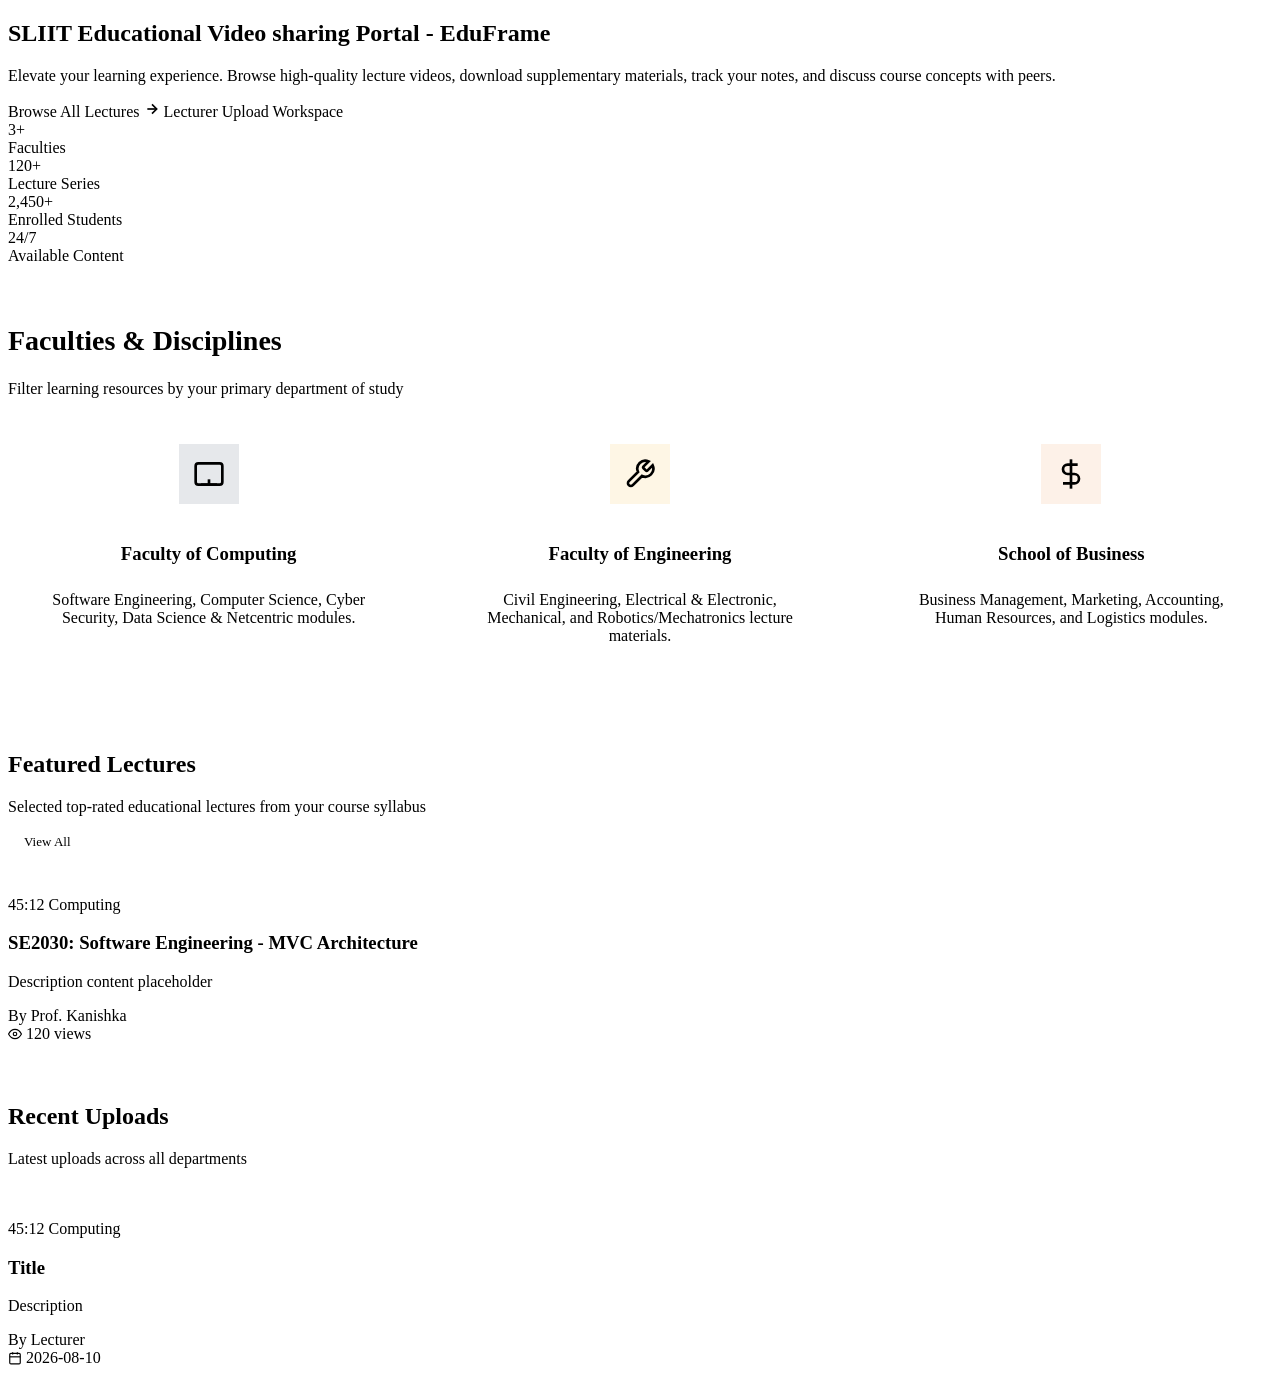
<file: src/main/resources/templates/index.html>
<!DOCTYPE html>
<html xmlns:th="http://www.thymeleaf.org">
<head th:replace="~{layout/base :: html-head('Home')}"></head>
<body>

    <!-- 1. SLIIT Styled Nav Header -->
    <div th:replace="~{layout/base :: header('home')}"></div>

    <!-- 2. Hero Presentation Section -->
    <section class="hero">
        <div class="container hero-content">
            <h1 class="animate-fade">SLIIT Educational Video sharing Portal - <span>EduFrame</span></h1>
            <p class="animate-fade" style="animation-delay: 0.1s;">Elevate your learning experience. Browse high-quality lecture videos, download supplementary materials, track your notes, and discuss course concepts with peers.</p>
            <div class="hero-actions animate-fade" style="animation-delay: 0.2s;">
                <a th:href="@{/browse}" class="btn btn-primary">
                    Browse All Lectures
                    <svg width="16" height="16" viewBox="0 0 24 24" fill="none" stroke="currentColor" stroke-width="2.5"><line x1="5" y1="12" x2="19" y2="12"/><polyline points="12 5 19 12 12 19"/></svg>
                </a>
                <a th:href="@{/upload}" class="btn btn-outline-light">Lecturer Upload Workspace</a>
            </div>
        </div>
    </section>

    <!-- 3. Campus Quick Stats Bar -->
    <section class="container" style="margin-bottom: 60px;">
        <div class="stats-bar animate-fade">
            <div class="stat-item">
                <div class="stat-num">3+</div>
                <div class="stat-label">Faculties</div>
            </div>
            <div class="stat-item" style="border-left: 1px solid var(--color-border);">
                <div class="stat-num">120+</div>
                <div class="stat-label">Lecture Series</div>
            </div>
            <div class="stat-item" style="border-left: 1px solid var(--color-border);">
                <div class="stat-num">2,450+</div>
                <div class="stat-label">Enrolled Students</div>
            </div>
            <div class="stat-item" style="border-left: 1px solid var(--color-border);">
                <div class="stat-num">24/7</div>
                <div class="stat-label">Available Content</div>
            </div>
        </div>
    </section>

    <!-- 4. Faculties/Departments Grid -->
    <section class="container" style="margin-bottom: 60px;">
        <div class="section-header">
            <div>
                <h2 style="font-size: 28px;">Faculties & Disciplines</h2>
                <p class="video-desc" style="margin-top: 5px;">Filter learning resources by your primary department of study</p>
            </div>
        </div>
        
        <div style="display: grid; grid-template-columns: repeat(3, 1fr); gap: 30px;" class="animate-fade">
            <!-- Faculty 1 -->
            <a th:href="@{/browse(category='Computing')}" class="video-card" style="padding: 30px; display: flex; flex-direction: column; align-items: center; text-align: center; border-bottom: 4px solid var(--color-primary);">
                <div style="width: 60px; height: 60px; border-radius: var(--radius-md); background-color: rgba(12, 35, 64, 0.1); display: flex; align-items: center; justify-content: center; color: var(--color-primary); margin-bottom: 20px;">
                    <svg width="32" height="32" viewBox="0 0 24 24" fill="none" stroke="currentColor" stroke-width="2"><rect x="2" y="4" width="20" height="16" rx="2" ry="2"/><line x1="6" y1="20" x2="18" y2="20"/><line x1="12" y1="16" x2="12" y2="20"/></svg>
                </div>
                <h3 style="margin-bottom: 10px;">Faculty of Computing</h3>
                <p class="video-desc">Software Engineering, Computer Science, Cyber Security, Data Science & Netcentric modules.</p>
            </a>
            <!-- Faculty 2 -->
            <a th:href="@{/browse(category='Engineering')}" class="video-card" style="padding: 30px; display: flex; flex-direction: column; align-items: center; text-align: center; border-bottom: 4px solid var(--color-secondary);">
                <div style="width: 60px; height: 60px; border-radius: var(--radius-md); background-color: rgba(242, 169, 0, 0.1); display: flex; align-items: center; justify-content: center; color: var(--color-secondary-hover); margin-bottom: 20px;">
                    <svg width="32" height="32" viewBox="0 0 24 24" fill="none" stroke="currentColor" stroke-width="2"><path d="M14.7 6.3a1 1 0 0 0 0 1.4l1.6 1.6a1 1 0 0 0 1.4 0l3.77-3.77a6 6 0 0 1-7.94 7.94l-6.91 6.91a2.12 2.12 0 0 1-3-3l6.91-6.91a6 6 0 0 1 7.94-7.94l-3.76 3.76z"/></svg>
                </div>
                <h3 style="margin-bottom: 10px;">Faculty of Engineering</h3>
                <p class="video-desc">Civil Engineering, Electrical & Electronic, Mechanical, and Robotics/Mechatronics lecture materials.</p>
            </a>
            <!-- Faculty 3 -->
            <a th:href="@{/browse(category='Business')}" class="video-card" style="padding: 30px; display: flex; flex-direction: column; align-items: center; text-align: center; border-bottom: 4px solid var(--color-accent);">
                <div style="width: 60px; height: 60px; border-radius: var(--radius-md); background-color: rgba(232, 119, 34, 0.1); display: flex; align-items: center; justify-content: center; color: var(--color-accent); margin-bottom: 20px;">
                    <svg width="32" height="32" viewBox="0 0 24 24" fill="none" stroke="currentColor" stroke-width="2"><line x1="12" y1="1" x2="12" y2="23"/><path d="M17 5H9.5a3.5 3.5 0 0 0 0 7h5a3.5 3.5 0 0 1 0 7H6"/></svg>
                </div>
                <h3 style="margin-bottom: 10px;">School of Business</h3>
                <p class="video-desc">Business Management, Marketing, Accounting, Human Resources, and Logistics modules.</p>
            </a>
        </div>
    </section>

    <!-- 5. Featured Lectures Section -->
    <section class="container" style="margin-bottom: 60px;">
        <div class="section-header">
            <div>
                <h2>Featured Lectures</h2>
                <p class="video-desc" style="margin-top: 5px;">Selected top-rated educational lectures from your course syllabus</p>
            </div>
            <a th:href="@{/browse}" class="btn btn-outline-primary btn-sm" style="padding: 6px 16px; font-size: 13px;">View All</a>
        </div>

        <div class="video-grid">
            <!-- Th:each iteration over featured videos -->
            <div class="video-card animate-fade" th:each="video : ${featuredVideos}">
                <div class="card-thumbnail">
                    <!-- Clean inline background fallback image -->
                    <div style="width:100%; height:100%; display:flex; align-items:center; justify-content:center; background-color:var(--color-primary); color:white; font-weight:700; font-size:16px;">
                        <svg width="36" height="36" viewBox="0 0 24 24" fill="none" stroke="currentColor" stroke-width="2" style="margin-bottom: 10px; opacity:0.8;"><path d="M23 7l-7 5 7 5V7z"/><rect x="1" y="5" width="15" height="14" rx="2" ry="2"/></svg>
                    </div>
                    <span class="video-duration" th:text="${video.duration}">45:12</span>
                    <span class="video-category" th:text="${video.category}">Computing</span>
                </div>
                <div class="card-body">
                    <h3 class="video-title">
                        <a th:href="@{'/play/' + ${video.id}}" th:text="${video.title}">SE2030: Software Engineering - MVC Architecture</a>
                    </h3>
                    <p class="video-desc" th:text="${video.description}">Description content placeholder</p>
                    <div class="card-meta">
                        <div>
                            By <span class="lecturer-name" th:text="${video.lecturer}">Prof. Kanishka</span>
                        </div>
                        <div style="display: flex; align-items: center; gap: 4px;">
                            <svg width="14" height="14" viewBox="0 0 24 24" fill="none" stroke="currentColor" stroke-width="2"><path d="M1 12s4-8 11-8 11 8 11 8-4 8-11 8-11-8-11-8z"/><circle cx="12" cy="12" r="3"/></svg>
                            <span th:text="${video.views} + ' views'">120 views</span>
                        </div>
                    </div>
                </div>
            </div>
        </div>
    </section>

    <!-- 6. Recent Uploads Section -->
    <section class="container">
        <div class="section-header">
            <div>
                <h2>Recent Uploads</h2>
                <p class="video-desc" style="margin-top: 5px;">Latest uploads across all departments</p>
            </div>
        </div>

        <div class="video-grid">
            <div class="video-card animate-fade" th:each="video : ${recentVideos}">
                <div class="card-thumbnail">
                    <div style="width:100%; height:100%; display:flex; align-items:center; justify-content:center; background-color:var(--color-primary-light); color:white; font-weight:700; font-size:16px;">
                        <svg width="36" height="36" viewBox="0 0 24 24" fill="none" stroke="currentColor" stroke-width="2" style="opacity:0.8;"><polygon points="5 3 19 12 5 21 5 3"/></svg>
                    </div>
                    <span class="video-duration" th:text="${video.duration}">45:12</span>
                    <span class="video-category" th:text="${video.category}">Computing</span>
                </div>
                <div class="card-body">
                    <h3 class="video-title">
                        <a th:href="@{'/play/' + ${video.id}}" th:text="${video.title}">Title</a>
                    </h3>
                    <p class="video-desc" th:text="${video.description}">Description</p>
                    <div class="card-meta">
                        <div>
                            By <span class="lecturer-name" th:text="${video.lecturer}">Lecturer</span>
                        </div>
                        <div style="display: flex; align-items: center; gap: 4px;">
                            <svg width="14" height="14" viewBox="0 0 24 24" fill="none" stroke="currentColor" stroke-width="2"><rect x="3" y="4" width="18" height="18" rx="2" ry="2"/><line x1="16" y1="2" x2="16" y2="6"/><line x1="8" y1="2" x2="8" y2="6"/><line x1="3" y1="10" x2="21" y2="10"/></svg>
                            <span th:text="${video.uploadDate}">2026-08-10</span>
                        </div>
                    </div>
                </div>
            </div>
        </div>
    </section>

    <!-- 7. Footer -->
    <div th:replace="~{layout/base :: footer}"></div>
    
    <!-- 8. Scripts -->
    <div th:replace="~{layout/base :: scripts}"></div>

</body>
</html>
</file>
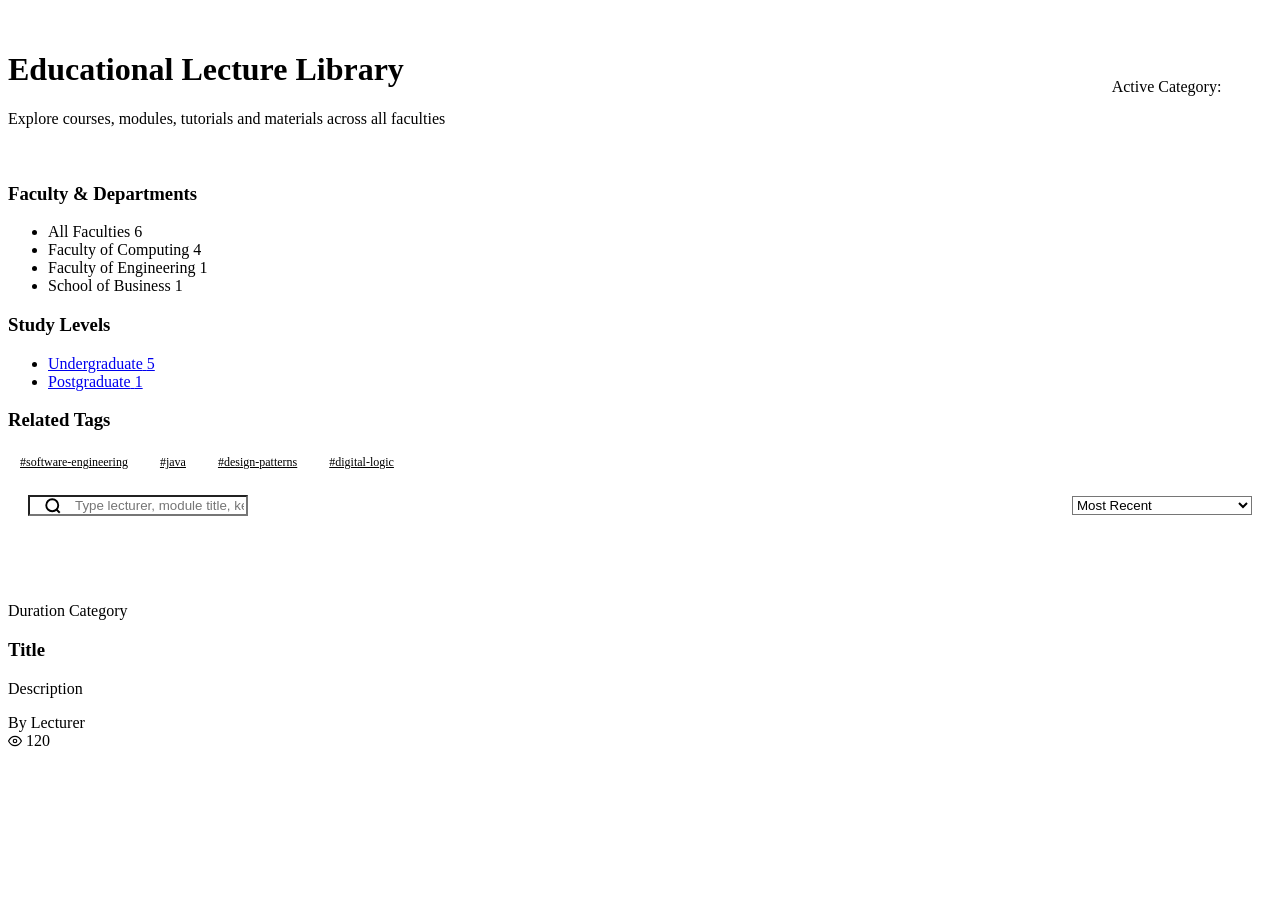
<file: src/main/resources/templates/browse.html>
<!DOCTYPE html>
<html xmlns:th="http://www.thymeleaf.org">
<head th:replace="~{layout/base :: html-head('Browse Lectures')}"></head>
<body>

    <!-- Nav Header -->
    <div th:replace="~{layout/base :: header('browse')}"></div>

    <div class="container">
        <!-- Breadcrumb / Header -->
        <div style="margin-top: 30px; display: flex; align-items: center; justify-content: space-between; border-bottom: 1px solid var(--color-border); padding-bottom: 20px;">
            <div>
                <h1 style="font-size: 32px;">Educational Lecture Library</h1>
                <p class="video-desc" style="margin-top: 4px;">Explore courses, modules, tutorials and materials across all faculties</p>
            </div>
            
            <div style="display: flex; align-items: center; gap: 10px;">
                <span class="video-desc">Active Category: </span>
                <span style="background-color: var(--color-primary); color: white; padding: 4px 12px; border-radius: var(--radius-full); font-size: 13px; font-weight: 600;" th:text="${selectedCategory}">All</span>
            </div>
        </div>

        <div class="browse-container">
            <!-- Sidebar Facets -->
            <aside class="filter-sidebar">
                <div class="filter-group">
                    <h3>Faculty & Departments</h3>
                    <ul class="filter-list">
                        <li th:classappend="${selectedCategory == 'All' ? 'active' : ''}">
                            <a th:href="@{/browse(category='All')}">
                                <span>All Faculties</span>
                                <span class="filter-count">6</span>
                            </a>
                        </li>
                        <li th:classappend="${selectedCategory == 'Computing' ? 'active' : ''}">
                            <a th:href="@{/browse(category='Computing')}">
                                <span>Faculty of Computing</span>
                                <span class="filter-count">4</span>
                            </a>
                        </li>
                        <li th:classappend="${selectedCategory == 'Engineering' ? 'active' : ''}">
                            <a th:href="@{/browse(category='Engineering')}">
                                <span>Faculty of Engineering</span>
                                <span class="filter-count">1</span>
                            </a>
                        </li>
                        <li th:classappend="${selectedCategory == 'Business' ? 'active' : ''}">
                            <a th:href="@{/browse(category='Business')}">
                                <span>School of Business</span>
                                <span class="filter-count">1</span>
                            </a>
                        </li>
                    </ul>
                </div>

                <div class="filter-group">
                    <h3>Study Levels</h3>
                    <ul class="filter-list">
                        <li class="active">
                            <a href="#">
                                <span>Undergraduate</span>
                                <span class="filter-count">5</span>
                            </a>
                        </li>
                        <li>
                            <a href="#">
                                <span>Postgraduate</span>
                                <span class="filter-count">1</span>
                            </a>
                        </li>
                    </ul>
                </div>

                <div class="filter-group" style="margin-bottom: 0;">
                    <h3>Related Tags</h3>
                    <div style="display: flex; flex-wrap: wrap; gap: 8px; margin-top: 10px;">
                        <a href="#" style="background-color: var(--color-bg); padding: 5px 12px; border-radius: var(--radius-full); font-size: 12px; color: var(--color-text-muted); border: 1px solid var(--color-border);">#software-engineering</a>
                        <a href="#" style="background-color: var(--color-bg); padding: 5px 12px; border-radius: var(--radius-full); font-size: 12px; color: var(--color-text-muted); border: 1px solid var(--color-border);">#java</a>
                        <a href="#" style="background-color: var(--color-bg); padding: 5px 12px; border-radius: var(--radius-full); font-size: 12px; color: var(--color-text-muted); border: 1px solid var(--color-border);">#design-patterns</a>
                        <a href="#" style="background-color: var(--color-bg); padding: 5px 12px; border-radius: var(--radius-full); font-size: 12px; color: var(--color-text-muted); border: 1px solid var(--color-border);">#digital-logic</a>
                    </div>
                </div>
            </aside>

            <!-- Main Results Column -->
            <main>
                <!-- Search Console & Live filtering -->
                <div style="background-color: var(--color-bg-card); border-radius: var(--radius-md); padding: 20px; box-shadow: var(--shadow-sm); border: 1px solid var(--color-border); margin-bottom: 30px; display: flex; gap: 16px; align-items: center;">
                    <div style="position: relative; flex-grow: 1;">
                        <input type="text" id="catalogSearchInput" class="form-control" style="padding-left: 45px; background-color: var(--color-bg);" placeholder="Type lecturer, module title, keywords to instantly search...">
                        <svg width="18" height="18" viewBox="0 0 24 24" fill="none" stroke="currentColor" stroke-width="2.5" style="position: absolute; left: 16px; top: 50%; transform: translateY(-50%); color: var(--color-text-muted);"><circle cx="11" cy="11" r="8"/><line x1="21" y1="21" x2="16.65" y2="16.65"/></svg>
                    </div>
                    
                    <select class="form-control" style="width: 180px; background-color: var(--color-bg); cursor: pointer;">
                        <option>Most Recent</option>
                        <option>Most Viewed</option>
                        <option>Alphabetical</option>
                    </select>
                </div>

                <!-- Catalog Grid -->
                <div class="video-grid" id="catalogGrid">
                    <!-- Iterating over matching videos -->
                    <div class="video-card animate-fade" th:each="video : ${videos}">
                        <div class="card-thumbnail">
                            <div style="width:100%; height:100%; display:flex; align-items:center; justify-content:center; background-color:var(--color-primary); color:white; font-weight:700; font-size:16px;">
                                <svg width="36" height="36" viewBox="0 0 24 24" fill="none" stroke="currentColor" stroke-width="2" style="opacity:0.8;"><polygon points="5 3 19 12 5 21 5 3"/></svg>
                            </div>
                            <span class="video-duration" th:text="${video.duration}">Duration</span>
                            <span class="video-category" th:text="${video.category}">Category</span>
                        </div>
                        <div class="card-body">
                            <h3 class="video-title">
                                <a th:href="@{'/play/' + ${video.id}}" th:text="${video.title}">Title</a>
                            </h3>
                            <p class="video-desc" th:text="${video.description}">Description</p>
                            <div class="card-meta">
                                <div>
                                    By <span class="lecturer-name" th:text="${video.lecturer}">Lecturer</span>
                                </div>
                                <div style="display: flex; align-items: center; gap: 12px;">
                                    <div style="display: flex; align-items: center; gap: 4px;">
                                        <svg width="14" height="14" viewBox="0 0 24 24" fill="none" stroke="currentColor" stroke-width="2"><path d="M1 12s4-8 11-8 11 8 11 8-4 8-11 8-11-8-11-8z"/><circle cx="12" cy="12" r="3"/></svg>
                                        <span th:text="${video.views}">120</span>
                                    </div>
                                </div>
                            </div>
                        </div>
                    </div>
                </div>

                <!-- Empty State -->
                <div id="noResultsState" style="display: none; text-align: center; padding: 60px 0;">
                    <div style="width: 80px; height: 80px; border-radius: var(--radius-full); background-color: rgba(12, 35, 64, 0.05); display: inline-flex; align-items: center; justify-content: center; color: var(--color-text-muted); margin-bottom: 20px;">
                        <svg width="36" height="36" viewBox="0 0 24 24" fill="none" stroke="currentColor" stroke-width="2"><circle cx="11" cy="11" r="8"/><line x1="21" y1="21" x2="16.65" y2="16.65"/><line x1="8" y1="11" x2="14" y2="11"/></svg>
                    </div>
                    <h3>No lectures found</h3>
                    <p class="video-desc" style="margin-top: 5px;">Try refining your query or resetting the faculty filters.</p>
                </div>
            </main>
        </div>
    </div>

    <!-- Footer -->
    <div th:replace="~{layout/base :: footer}"></div>
    
    <!-- Scripts -->
    <div th:replace="~{layout/base :: scripts}"></div>

</body>
</html>
</file>
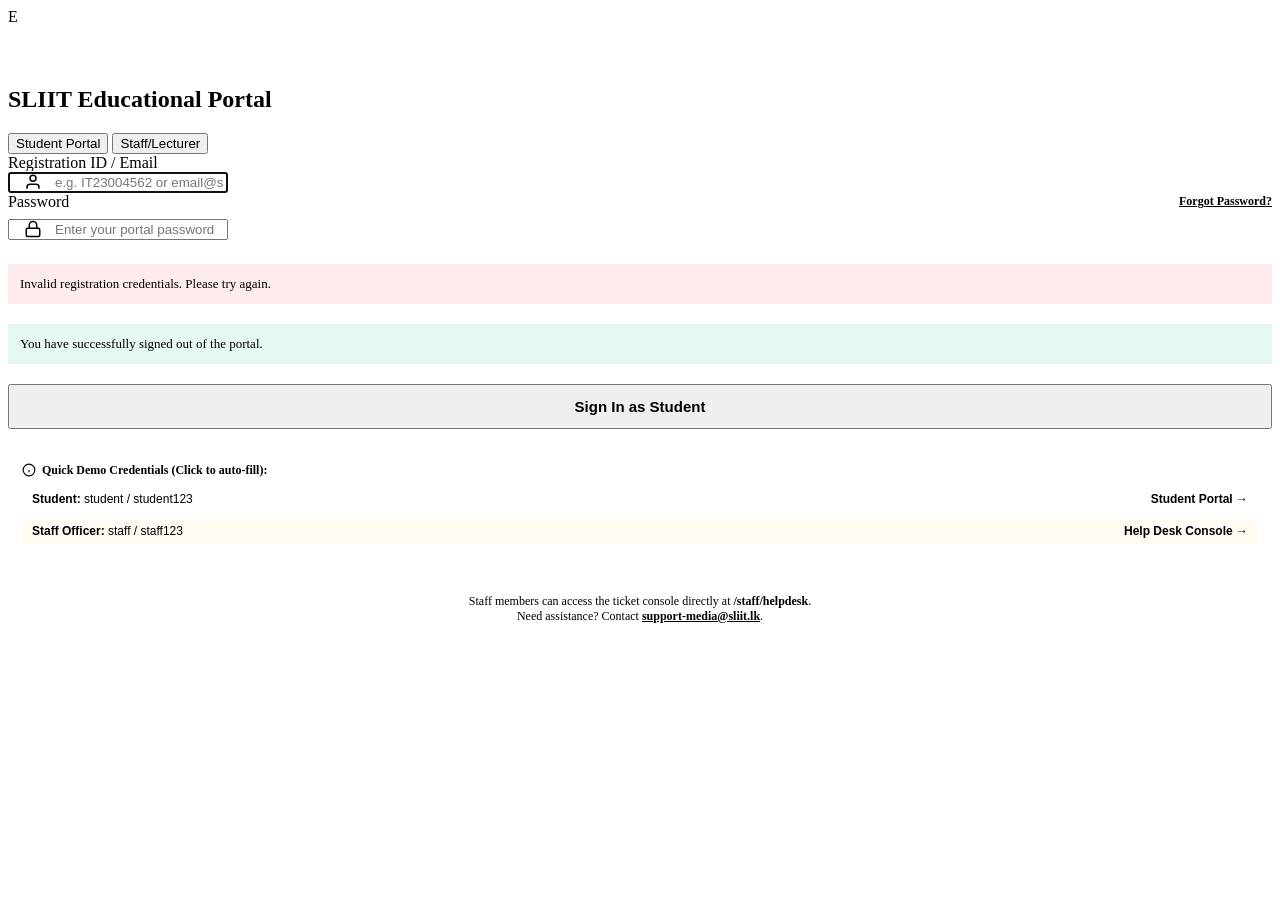
<file: src/main/resources/templates/login.html>
<!DOCTYPE html>
<html xmlns:th="http://www.thymeleaf.org">
<head>
    <meta charset="UTF-8">
    <meta name="viewport" content="width=device-width, initial-scale=1.0">
    <title>Portal Login - EduFrame SLIIT</title>
    <link rel="stylesheet" th:href="@{/css/styles.css}">
</head>
<body class="login-body">

    <div class="login-card animate-fade">
        <!-- Brand Header -->
        <div class="login-header">
            <div class="logo-symbol">E</div>
            <h1 style="color: white; font-size: 26px; margin-top: 10px; margin-bottom: 4px;">Edu<span>Frame</span></h1>
            <h2>SLIIT Educational Portal</h2>
        </div>
        
        <!-- Toggle Tabs -->
        <div class="login-tabs">
            <button type="button" class="login-tab active" data-role="student">Student Portal</button>
            <button type="button" class="login-tab" data-role="staff">Staff/Lecturer</button>
        </div>
        
        <!-- Login Form -->
        <div class="login-form-body">
            <!-- Normal Spring Security Form login mapping -->
            <form th:action="@{/login}" method="post">
                
                <!-- Hidden role field to send to backend -->
                <input type="hidden" id="loginRole" name="role" value="student">
                
                <div class="form-group">
                    <label for="username">Registration ID / Email</label>
                    <div style="position: relative;">
                        <input type="text" id="username" name="username" class="form-control" placeholder="e.g. IT23004562 or email@sliit.lk" style="padding-left: 45px;" required autofocus>
                        <svg width="18" height="18" viewBox="0 0 24 24" fill="none" stroke="currentColor" stroke-width="2" style="position: absolute; left: 16px; top: 50%; transform: translateY(-50%); color: var(--color-text-muted);"><path d="M20 21v-2a4 4 0 0 0-4-4H8a4 4 0 0 0-4 4v2"/><circle cx="12" cy="7" r="4"/></svg>
                    </div>
                </div>
                
                <div class="form-group" style="margin-bottom: 24px;">
                    <div style="display: flex; justify-content: space-between; align-items: center; margin-bottom: 8px;">
                        <label for="password" style="margin-bottom: 0;">Password</label>
                        <a href="#" style="font-size: 12px; color: var(--color-accent); font-weight: 600;">Forgot Password?</a>
                    </div>
                    
                    <div style="position: relative;">
                        <input type="password" id="password" name="password" class="form-control" placeholder="Enter your portal password" style="padding-left: 45px;" required>
                        <svg width="18" height="18" viewBox="0 0 24 24" fill="none" stroke="currentColor" stroke-width="2" style="position: absolute; left: 16px; top: 50%; transform: translateY(-50%); color: var(--color-text-muted);"><rect x="3" y="11" width="18" height="11" rx="2" ry="2"/><path d="M7 11V7a5 5 0 0 1 10 0v4"/></svg>
                    </div>
                </div>
                
                <!-- Spring security error handling UI placeholder -->
                <div th:if="${param.error}" style="background-color: rgba(239, 68, 68, 0.1); border: 1px solid var(--color-danger); color: var(--color-danger); padding: 12px; border-radius: var(--radius-md); font-size: 13px; margin-bottom: 20px; font-weight: 500;">
                    Invalid registration credentials. Please try again.
                </div>
                
                <div th:if="${param.logout}" style="background-color: rgba(16, 185, 129, 0.1); border: 1px solid var(--color-success); color: var(--color-success); padding: 12px; border-radius: var(--radius-md); font-size: 13px; margin-bottom: 20px; font-weight: 500;">
                    You have successfully signed out of the portal.
                </div>

                <button type="submit" id="loginSubmitBtn" class="btn btn-primary" style="width: 100%; padding: 12px; margin-bottom: 20px; font-size: 15px; font-weight: 700;">Sign In as Student</button>
                
                <!-- Quick Demo Login Helpers -->
                <div style="background-color: var(--color-bg); border: 1px dashed var(--color-border); border-radius: var(--radius-md); padding: 14px; margin-bottom: 20px;">
                    <div style="font-size: 12px; font-weight: 700; color: var(--color-primary); margin-bottom: 8px; display: flex; align-items: center; gap: 6px;">
                        <svg width="14" height="14" viewBox="0 0 24 24" fill="none" stroke="currentColor" stroke-width="2"><circle cx="12" cy="12" r="10"></circle><line x1="12" y1="16" x2="12" y2="12"></line><line x1="12" y1="8" x2="12.01" y2="8"></line></svg>
                        Quick Demo Credentials (Click to auto-fill):
                    </div>
                    <div style="display: flex; flex-direction: column; gap: 6px;">
                        <button type="button" class="demo-fill-btn" onclick="fillCredentials('student', 'student123', 'student')" style="background: none; border: 1px solid var(--color-border); padding: 6px 10px; border-radius: var(--radius-sm); font-size: 12px; text-align: left; cursor: pointer; display: flex; justify-content: space-between; color: var(--color-text);">
                            <span><strong>Student:</strong> student / student123</span>
                            <span style="color: var(--color-primary); font-weight: 600;">Student Portal &rarr;</span>
                        </button>
                        <button type="button" class="demo-fill-btn" onclick="fillCredentials('staff', 'staff123', 'staff')" style="background: none; border: 1px solid var(--color-secondary); padding: 6px 10px; border-radius: var(--radius-sm); font-size: 12px; text-align: left; cursor: pointer; display: flex; justify-content: space-between; color: var(--color-text); background-color: rgba(242, 169, 0, 0.05);">
                            <span><strong>Staff Officer:</strong> staff / staff123</span>
                            <span style="color: var(--color-secondary); font-weight: 700;">Help Desk Console &rarr;</span>
                        </button>
                    </div>
                </div>

                <div style="text-align: center; font-size: 12px; color: var(--color-text-muted); border-top: 1px solid var(--color-border); padding-top: 16px;">
                    Staff members can access the ticket console directly at <a th:href="@{/staff/helpdesk}" style="color: var(--color-secondary); font-weight: 600;">/staff/helpdesk</a>. <br>
                    Need assistance? Contact <a href="mailto:support-media@sliit.lk" style="color: var(--color-primary); font-weight: 600;">support-media@sliit.lk</a>.
                </div>
            </form>
        </div>
    </div>

    <!-- Script to auto-fill credentials and handle tab switching -->
    <script>
        function fillCredentials(user, pass, role) {
            document.getElementById('username').value = user;
            document.getElementById('password').value = pass;
            const roleInput = document.getElementById('loginRole');
            if (roleInput) roleInput.value = role;

            document.querySelectorAll('.login-tab').forEach(t => {
                if (t.getAttribute('data-role') === role) {
                    t.classList.add('active');
                } else {
                    t.classList.remove('active');
                }
            });

            const btn = document.getElementById('loginSubmitBtn');
            if (btn) {
                btn.textContent = role === 'staff' ? 'Sign In to Staff Help Desk Console' : 'Sign In as Student';
            }
        }

        // Auto select tab based on query param ?role=staff
        document.addEventListener('DOMContentLoaded', () => {
            const urlParams = new URLSearchParams(window.location.search);
            if (urlParams.get('role') === 'staff') {
                fillCredentials('staff', 'staff123', 'staff');
            }
        });
    </script>
    <script th:src="@{/js/main.js}"></script>
</body>
</html>
</file>
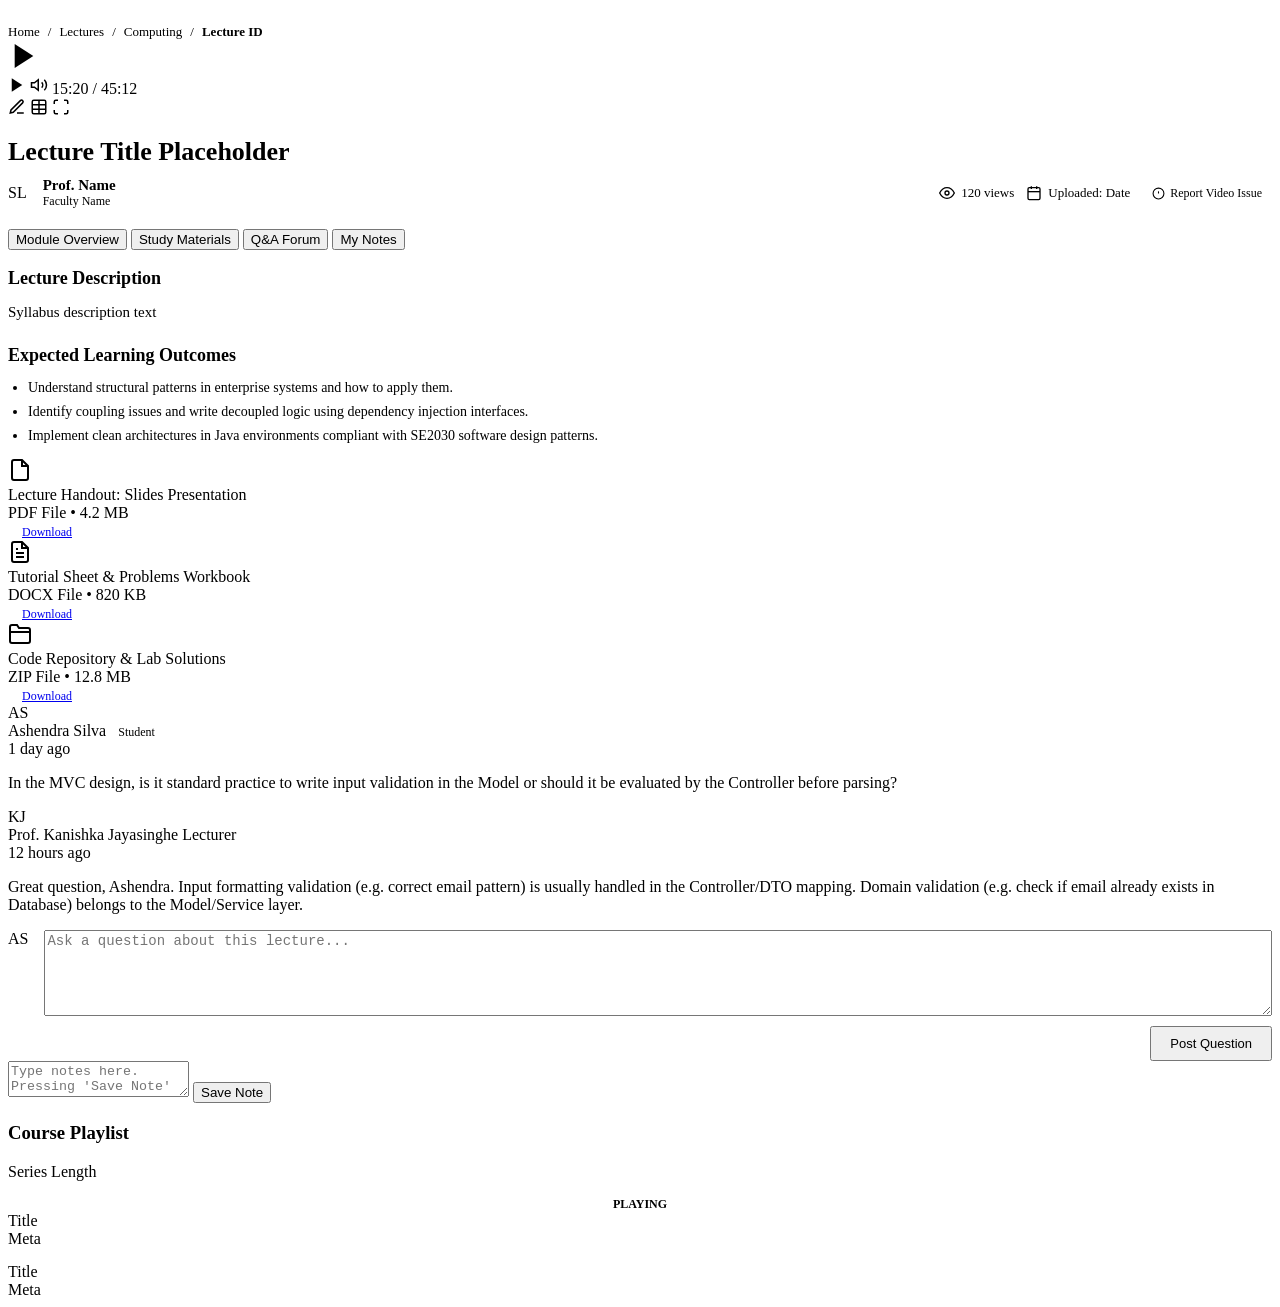
<file: src/main/resources/templates/play.html>
<!DOCTYPE html>
<html xmlns:th="http://www.thymeleaf.org">
<head th:replace="~{layout/base :: html-head(${video.title})}"></head>
<!-- Store the active video ID on body for JavaScript notes loading -->
<body th:data-video-id="${video.id}">

    <!-- Nav Header -->
    <div th:replace="~{layout/base :: header('browse')}"></div>

    <div class="container">
        <!-- Breadcrumbs -->
        <div style="margin-top: 24px; font-size: 13px; color: var(--color-text-muted); display: flex; gap: 8px; align-items: center;">
            <a th:href="@{/}">Home</a>
            <span>/</span>
            <a th:href="@{/browse}">Lectures</a>
            <span>/</span>
            <a th:href="@{/browse(category=${video.category})}" th:text="${video.category}">Computing</a>
            <span>/</span>
            <span style="color: var(--color-primary); font-weight: 600;" th:text="${video.id}">Lecture ID</span>
        </div>

        <!-- Video Player Layout -->
        <div class="player-layout">
            <!-- Left Main Column (Player + Information Tabs) -->
            <div class="main-player-col">
                <!-- Video Container -->
                <div class="video-frame-container">
                    <div class="mock-player">
                        <!-- Play Button Overlay -->
                        <div class="play-trigger" id="mockPlayBtn">
                            <svg width="32" height="32" viewBox="0 0 24 24" fill="currentColor"><polygon points="5 3 19 12 5 21 5 3"/></svg>
                        </div>
                        
                        <!-- Control Bar Overlay (appears on hover) -->
                        <div class="player-controls">
                            <div class="progress-bar-container">
                                <div class="progress-filled"></div>
                            </div>
                            <div class="controls-actions">
                                <div class="controls-left">
                                    <svg width="18" height="18" viewBox="0 0 24 24" fill="currentColor" style="cursor:pointer;"><polygon points="5 3 19 12 5 21 5 3"/></svg>
                                    <svg width="18" height="18" viewBox="0 0 24 24" fill="none" stroke="currentColor" stroke-width="2" style="cursor:pointer;"><polygon points="11 5 6 9 2 9 2 15 6 15 11 19 11 5"/><path d="M19.07 4.93a10 10 0 0 1 0 14.14M15.54 8.46a5 5 0 0 1 0 7.07"/></svg>
                                    <span th:text="'15:20 / ' + ${video.duration}">15:20 / 45:12</span>
                                </div>
                                <div class="controls-right">
                                    <svg width="18" height="18" viewBox="0 0 24 24" fill="none" stroke="currentColor" stroke-width="2" style="cursor:pointer;"><path d="M12 20h9M16.5 3.5a2.12 2.12 0 0 1 3 3L7 19l-4 1 1-4Z"/></svg>
                                    <svg width="18" height="18" viewBox="0 0 24 24" fill="none" stroke="currentColor" stroke-width="2" style="cursor:pointer;"><rect x="3" y="3" width="18" height="18" rx="2"/><path d="M21 9H3M21 15H3M12 3v18"/></svg>
                                    <svg width="18" height="18" viewBox="0 0 24 24" fill="none" stroke="currentColor" stroke-width="2" style="cursor:pointer;"><path d="M8 3H5a2 2 0 0 0-2 2v3m18 0V5a2 2 0 0 0-2-2h-3m0 18h3a2 2 0 0 0 2-2v-3M3 16v3a2 2 0 0 0 2 2h3"/></svg>
                                </div>
                            </div>
                        </div>
                    </div>
                </div>

                <!-- Lecture Title & Info -->
                <h1 style="font-size: 26px; margin-bottom: 10px;" th:text="${video.title}">Lecture Title Placeholder</h1>
                
                <div style="display: flex; justify-content: space-between; align-items: center; border-bottom: 1px solid var(--color-border); padding-bottom: 20px;">
                    <div style="display: flex; align-items: center; gap: 16px;">
                        <div class="avatar">SL</div>
                        <div>
                            <div style="font-weight: 700; font-size: 15px;" th:text="${video.lecturer}">Prof. Name</div>
                            <div style="font-size: 12px; color: var(--color-text-muted);" th:text="${video.category} + ' Faculty'">Faculty Name</div>
                        </div>
                    </div>
                    
                    <div style="display: flex; gap: 12px; align-items: center; font-size: 13px; color: var(--color-text-muted);">
                        <div style="display: flex; align-items: center; gap: 6px;">
                            <svg width="16" height="16" viewBox="0 0 24 24" fill="none" stroke="currentColor" stroke-width="2"><path d="M1 12s4-8 11-8 11 8 11 8-4 8-11 8-11-8-11-8z"/><circle cx="12" cy="12" r="3"/></svg>
                            <span th:text="${video.views} + ' views'">120 views</span>
                        </div>
                        <div style="display: flex; align-items: center; gap: 6px;">
                            <svg width="16" height="16" viewBox="0 0 24 24" fill="none" stroke="currentColor" stroke-width="2"><rect x="3" y="4" width="18" height="18" rx="2" ry="2"/><line x1="16" y1="2" x2="16" y2="6"/><line x1="8" y1="2" x2="8" y2="6"/><line x1="3" y1="10" x2="21" y2="10"/></svg>
                            <span th:text="'Uploaded: ' + ${video.uploadDate}">Uploaded: Date</span>
                        </div>
                        <a th:href="@{/support}" style="display: inline-flex; align-items: center; gap: 5px; padding: 4px 10px; border-radius: var(--radius-full); background-color: var(--color-bg); border: 1px solid var(--color-border); color: var(--color-text-muted); font-size: 12px; text-decoration: none; font-weight: 500;" title="Report playback or stream issue to Help Desk">
                            <svg width="13" height="13" viewBox="0 0 24 24" fill="none" stroke="currentColor" stroke-width="2"><circle cx="12" cy="12" r="10"/><line x1="12" y1="8" x2="12" y2="12"/><line x1="12" y1="16" x2="12.01" y2="16"/></svg>
                            Report Video Issue
                        </a>
                    </div>
                </div>

                <!-- Learning Tabs Container -->
                <div class="tabs-container">
                    <div class="tabs-header">
                        <button class="tab-btn active" data-tab="tabOverview">Module Overview</button>
                        <button class="tab-btn" data-tab="tabResources">Study Materials</button>
                        <button class="tab-btn" data-tab="tabDiscussion">Q&A Forum</button>
                        <button class="tab-btn" data-tab="tabNotes">My Notes</button>
                    </div>
                    
                    <div class="tab-content">
                        <!-- Tab 1: Overview -->
                        <div class="tab-panel active" id="tabOverview">
                            <h3 style="font-size: 18px; margin-bottom: 12px;">Lecture Description</h3>
                            <p class="video-desc" style="font-size: 15px; margin-bottom: 24px;" th:text="${video.description}">Syllabus description text</p>
                            
                            <h3 style="font-size: 18px; margin-bottom: 12px;">Expected Learning Outcomes</h3>
                            <ul style="list-style-type: disc; padding-left: 20px; font-size: 14px; color: var(--color-text-muted); display: flex; flex-direction: column; gap: 8px;">
                                <li>Understand structural patterns in enterprise systems and how to apply them.</li>
                                <li>Identify coupling issues and write decoupled logic using dependency injection interfaces.</li>
                                <li>Implement clean architectures in Java environments compliant with SE2030 software design patterns.</li>
                            </ul>
                        </div>
                        
                        <!-- Tab 2: Study Materials -->
                        <div class="tab-panel" id="tabResources">
                            <div class="resources-list">
                                <!-- Resource 1 -->
                                <div class="resource-item">
                                    <div class="resource-info">
                                        <div class="resource-icon">
                                            <svg width="24" height="24" viewBox="0 0 24 24" fill="none" stroke="currentColor" stroke-width="2"><path d="M14 2H6a2 2 0 0 0-2 2v16a2 2 0 0 0 2 2h12a2 2 0 0 0 2-2V8z"/><polyline points="14 2 14 8 20 8"/></svg>
                                        </div>
                                        <div>
                                            <div class="resource-title">Lecture Handout: Slides Presentation</div>
                                            <div class="resource-size">PDF File &bull; 4.2 MB</div>
                                        </div>
                                    </div>
                                    <a href="#" class="btn btn-outline-primary" style="padding: 6px 14px; font-size: 12px;">Download</a>
                                </div>
                                <!-- Resource 2 -->
                                <div class="resource-item">
                                    <div class="resource-info">
                                        <div class="resource-icon">
                                            <svg width="24" height="24" viewBox="0 0 24 24" fill="none" stroke="currentColor" stroke-width="2"><path d="M14 2H6a2 2 0 0 0-2 2v16a2 2 0 0 0 2 2h12a2 2 0 0 0 2-2V8z"/><polyline points="14 2 14 8 20 8"/><line x1="16" y1="13" x2="8" y2="13"/><line x1="16" y1="17" x2="8" y2="17"/><polyline points="10 9 9 9 8 9"/></svg>
                                        </div>
                                        <div>
                                            <div class="resource-title">Tutorial Sheet & Problems Workbook</div>
                                            <div class="resource-size">DOCX File &bull; 820 KB</div>
                                        </div>
                                    </div>
                                    <a href="#" class="btn btn-outline-primary" style="padding: 6px 14px; font-size: 12px;">Download</a>
                                </div>
                                <!-- Resource 3 -->
                                <div class="resource-item">
                                    <div class="resource-info">
                                        <div class="resource-icon">
                                            <svg width="24" height="24" viewBox="0 0 24 24" fill="none" stroke="currentColor" stroke-width="2"><path d="M22 19a2 2 0 0 1-2 2H4a2 2 0 0 1-2-2V5a2 2 0 0 1 2-2h5l2 3h9a2 2 0 0 1 2 2z"/><path d="M2 10h20"/></svg>
                                        </div>
                                        <div>
                                            <div class="resource-title">Code Repository & Lab Solutions</div>
                                            <div class="resource-size">ZIP File &bull; 12.8 MB</div>
                                        </div>
                                    </div>
                                    <a href="#" class="btn btn-outline-primary" style="padding: 6px 14px; font-size: 12px;">Download</a>
                                </div>
                            </div>
                        </div>
                        
                        <!-- Tab 3: Q&A Forum -->
                        <div class="tab-panel" id="tabDiscussion">
                            <div class="forum-thread">
                                <!-- Question 1 -->
                                <div class="post-item">
                                    <div class="avatar">AS</div>
                                    <div class="post-content">
                                        <div class="post-header">
                                            <div>
                                                <span class="post-author">Ashendra Silva</span>
                                                <span style="font-size:12px; color:var(--color-text-muted); margin-left:8px;">Student</span>
                                            </div>
                                            <span class="post-time">1 day ago</span>
                                        </div>
                                        <p class="post-message">In the MVC design, is it standard practice to write input validation in the Model or should it be evaluated by the Controller before parsing?</p>
                                        
                                        <!-- Lecturer Reply -->
                                        <div class="post-item" style="margin-top: 15px; border-bottom: none; padding-bottom: 0;">
                                            <div class="avatar" style="background-color: var(--color-secondary); color: var(--color-primary);">KJ</div>
                                            <div class="post-content">
                                                <div class="post-header">
                                                    <div>
                                                        <span class="post-author">Prof. Kanishka Jayasinghe</span>
                                                        <span class="post-role">Lecturer</span>
                                                    </div>
                                                    <span class="post-time">12 hours ago</span>
                                                </div>
                                                <p class="post-message">Great question, Ashendra. Input formatting validation (e.g. correct email pattern) is usually handled in the Controller/DTO mapping. Domain validation (e.g. check if email already exists in Database) belongs to the Model/Service layer.</p>
                                            </div>
                                        </div>
                                    </div>
                                </div>
                                
                                <!-- Ask Box -->
                                <div style="display: flex; gap: 16px; margin-top: 10px;">
                                    <div class="avatar">AS</div>
                                    <div style="flex-grow:1; display:flex; flex-direction:column; gap:10px;">
                                        <textarea class="form-control" style="min-height:80px; font-size:14px;" placeholder="Ask a question about this lecture..."></textarea>
                                        <button class="btn btn-primary" style="align-self:flex-end; padding:8px 18px; font-size:13px;">Post Question</button>
                                    </div>
                                </div>
                            </div>
                        </div>
                        
                        <!-- Tab 4: My Notes -->
                        <div class="tab-panel" id="tabNotes">
                            <div class="notes-container">
                                <div class="notes-input-area">
                                    <textarea id="noteTextarea" class="notes-textarea" placeholder="Type notes here. Pressing 'Save Note' stamps it with a mock video timeline timestamp..."></textarea>
                                    <button id="addNoteBtn" class="btn btn-primary" style="height: auto; align-self: stretch;">Save Note</button>
                                </div>
                                
                                <div class="notes-list" id="notesList">
                                    <!-- Populated by JS -->
                                </div>
                            </div>
                        </div>
                    </div>
                </div>
            </div>

            <!-- Right Sidebar Column (Playlist) -->
            <aside class="playlist-sidebar">
                <div class="playlist-header">
                    <h3 th:text="${video.category} + ' Lectures'">Course Playlist</h3>
                    <p th:text="${playlist.size() + 1} + ' Lectures &bull; Faculty Selection'">Series Length</p>
                </div>
                
                <div class="playlist-items">
                    <!-- Active Video representation -->
                    <div class="playlist-item active">
                        <div class="playlist-thumb">
                            <div style="width:100%; height:100%; display:flex; align-items:center; justify-content:center; background-color:var(--color-primary-light); color:var(--color-secondary); font-size:12px; font-weight:800;">
                                PLAYING
                            </div>
                        </div>
                        <div class="playlist-info">
                            <div class="playlist-title" th:text="${video.title}">Title</div>
                            <div class="playlist-meta" th:text="${video.duration} + ' &bull; Active Lecture'">Meta</div>
                        </div>
                    </div>

                    <!-- Iteration over other videos in course -->
                    <a th:href="@{'/play/' + ${pvideo.id}}" class="playlist-item" th:each="pvideo : ${playlist}">
                        <div class="playlist-thumb">
                            <div style="width:100%; height:100%; display:flex; align-items:center; justify-content:center; background-color:var(--color-primary-dark); color:white; font-size:12px; font-weight:800;">
                                LECTURE
                            </div>
                        </div>
                        <div class="playlist-info">
                            <div class="playlist-title" th:text="${pvideo.title}">Title</div>
                            <div class="playlist-meta" th:text="${pvideo.duration} + ' &bull; ' + ${pvideo.lecturer}">Meta</div>
                        </div>
                    </a>
                </div>
            </aside>
        </div>
    </div>

    <!-- Footer -->
    <div th:replace="~{layout/base :: footer}"></div>
    
    <!-- Scripts -->
    <div th:replace="~{layout/base :: scripts}"></div>

</body>
</html>
</file>
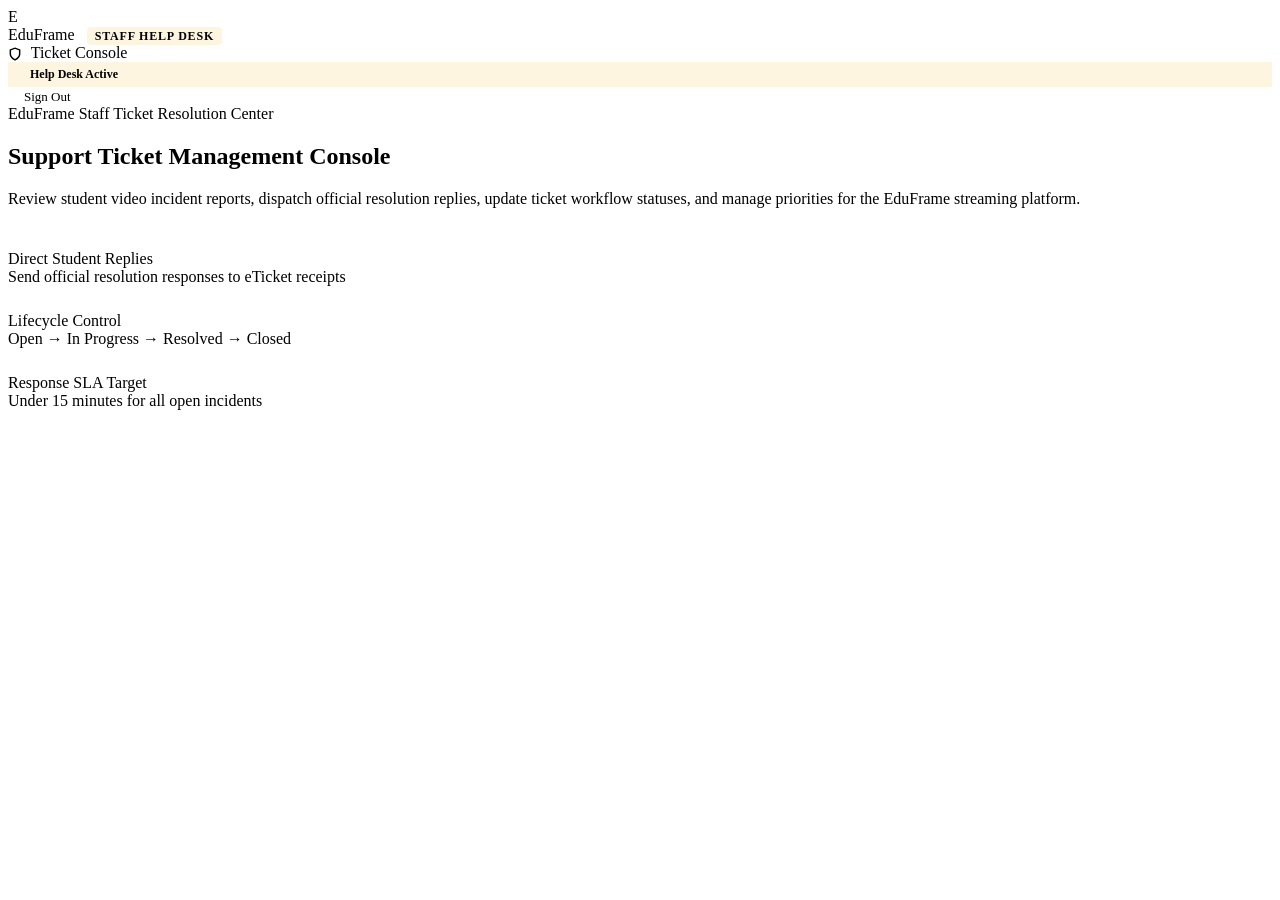
<file: src/main/resources/templates/staff-helpdesk.html>
<!DOCTYPE html>
<html xmlns:th="http://www.thymeleaf.org">
<head th:replace="~{layout/base :: html-head('Staff Ticket Resolution Console')}"></head>
<body>

    <!-- 1. Standard EduFrame Header (Staff variant via inline override) -->
    <header>
        <div class="container header-container">
            <div class="logo-section">
                <a th:href="@{/staff/helpdesk}">
                    <div class="logo-symbol">E</div>
                    <div class="logo-text">Edu<span>Frame</span>
                        <span style="font-size: 12px; font-weight: 700; color: var(--color-secondary); margin-left: 8px; text-transform: uppercase; letter-spacing: 0.8px; background: rgba(242,169,0,0.12); border: 1px solid var(--color-secondary); padding: 2px 8px; border-radius: 4px;">Staff Help Desk</span>
                    </div>
                </a>
            </div>

            <!-- Staff-only Nav: Ticket Console + Sign Out only -->
            <nav class="nav-menu">
                <div class="nav-item active">
                    <a th:href="@{/staff/helpdesk}" class="nav-link" style="color: var(--color-secondary);">
                        <svg width="14" height="14" viewBox="0 0 24 24" fill="none" stroke="currentColor" stroke-width="2.5" style="margin-right: 5px; vertical-align: text-bottom;"><path d="M12 22s8-4 8-10V5l-8-3-8 3v7c0 6 8 10 8 10z"></path></svg>
                        Ticket Console
                    </a>
                </div>
            </nav>

            <!-- Staff Status Badge + Sign Out -->
            <div class="header-utils">
                <div style="display: flex; align-items: center; gap: 8px; background-color: rgba(242, 169, 0, 0.12); border: 1px solid var(--color-secondary); padding: 5px 14px; border-radius: var(--radius-full);">
                    <span class="pulse-dot"></span>
                    <span style="font-size: 12px; font-weight: 700; color: var(--color-secondary);">Help Desk Active</span>
                </div>
                <a th:href="@{/logout}" class="btn btn-outline-light" style="font-size: 13px; padding: 7px 16px;">Sign Out</a>
            </div>
        </div>
    </header>

    <!-- 2. Hero Section matching system design -->
    <section class="support-hero-section">
        <div class="container">
            <div class="support-hero-content animate-fade">
                <div class="support-hero-badge">
                    <span class="pulse-dot"></span>
                    <span>EduFrame Staff Ticket Resolution Center</span>
                </div>
                <h1>Support Ticket <span>Management Console</span></h1>
                <p class="support-hero-description">
                    Review student video incident reports, dispatch official resolution replies, update ticket workflow statuses, and manage priorities for the EduFrame streaming platform.
                </p>

                <!-- Staff Highlights Grid using same system classes -->
                <div class="support-highlights-grid">
                    <div class="support-highlight-item">
                        <div class="highlight-icon">
                            <svg width="22" height="22" viewBox="0 0 24 24" fill="none" stroke="var(--color-secondary)" stroke-width="2.2"><path d="M21 15a2 2 0 0 1-2 2H7l-4 4V5a2 2 0 0 1 2-2h14a2 2 0 0 1 2 2z"></path></svg>
                        </div>
                        <div>
                            <div class="highlight-title">Direct Student Replies</div>
                            <div class="highlight-sub">Send official resolution responses to eTicket receipts</div>
                        </div>
                    </div>
                    <div class="support-highlight-item">
                        <div class="highlight-icon">
                            <svg width="22" height="22" viewBox="0 0 24 24" fill="none" stroke="var(--color-secondary)" stroke-width="2.2"><polyline points="22 12 18 12 15 21 9 3 6 12 2 12"></polyline></svg>
                        </div>
                        <div>
                            <div class="highlight-title">Lifecycle Control</div>
                            <div class="highlight-sub">Open &rarr; In Progress &rarr; Resolved &rarr; Closed</div>
                        </div>
                    </div>
                    <div class="support-highlight-item">
                        <div class="highlight-icon">
                            <svg width="22" height="22" viewBox="0 0 24 24" fill="none" stroke="var(--color-secondary)" stroke-width="2.2"><circle cx="12" cy="12" r="10"></circle><polyline points="12 6 12 12 16 14"></polyline></svg>
                        </div>
                        <div>
                            <div class="highlight-title">Response SLA Target</div>
                            <div class="highlight-sub">Under 15 minutes for all open incidents</div>
                        </div>
                    </div>
                </div>
            </div>
        </div>
    </section>

    <!-- 3. Main Staff Console (reuses same support-main-container layout) -->
    <main class="container support-main-container">
        <div class="support-wrapper">
            <!-- React mounts in Staff Console mode (isStaffConsole=true) -->
            <div id="staff-helpdesk-root"></div>
        </div>
    </main>

    <!-- 4. Standard System Footer -->
    <div th:replace="~{layout/base :: footer}"></div>

    <!-- 5. Standard System Scripts -->
    <div th:replace="~{layout/base :: scripts}"></div>

</body>
</html>
</file>
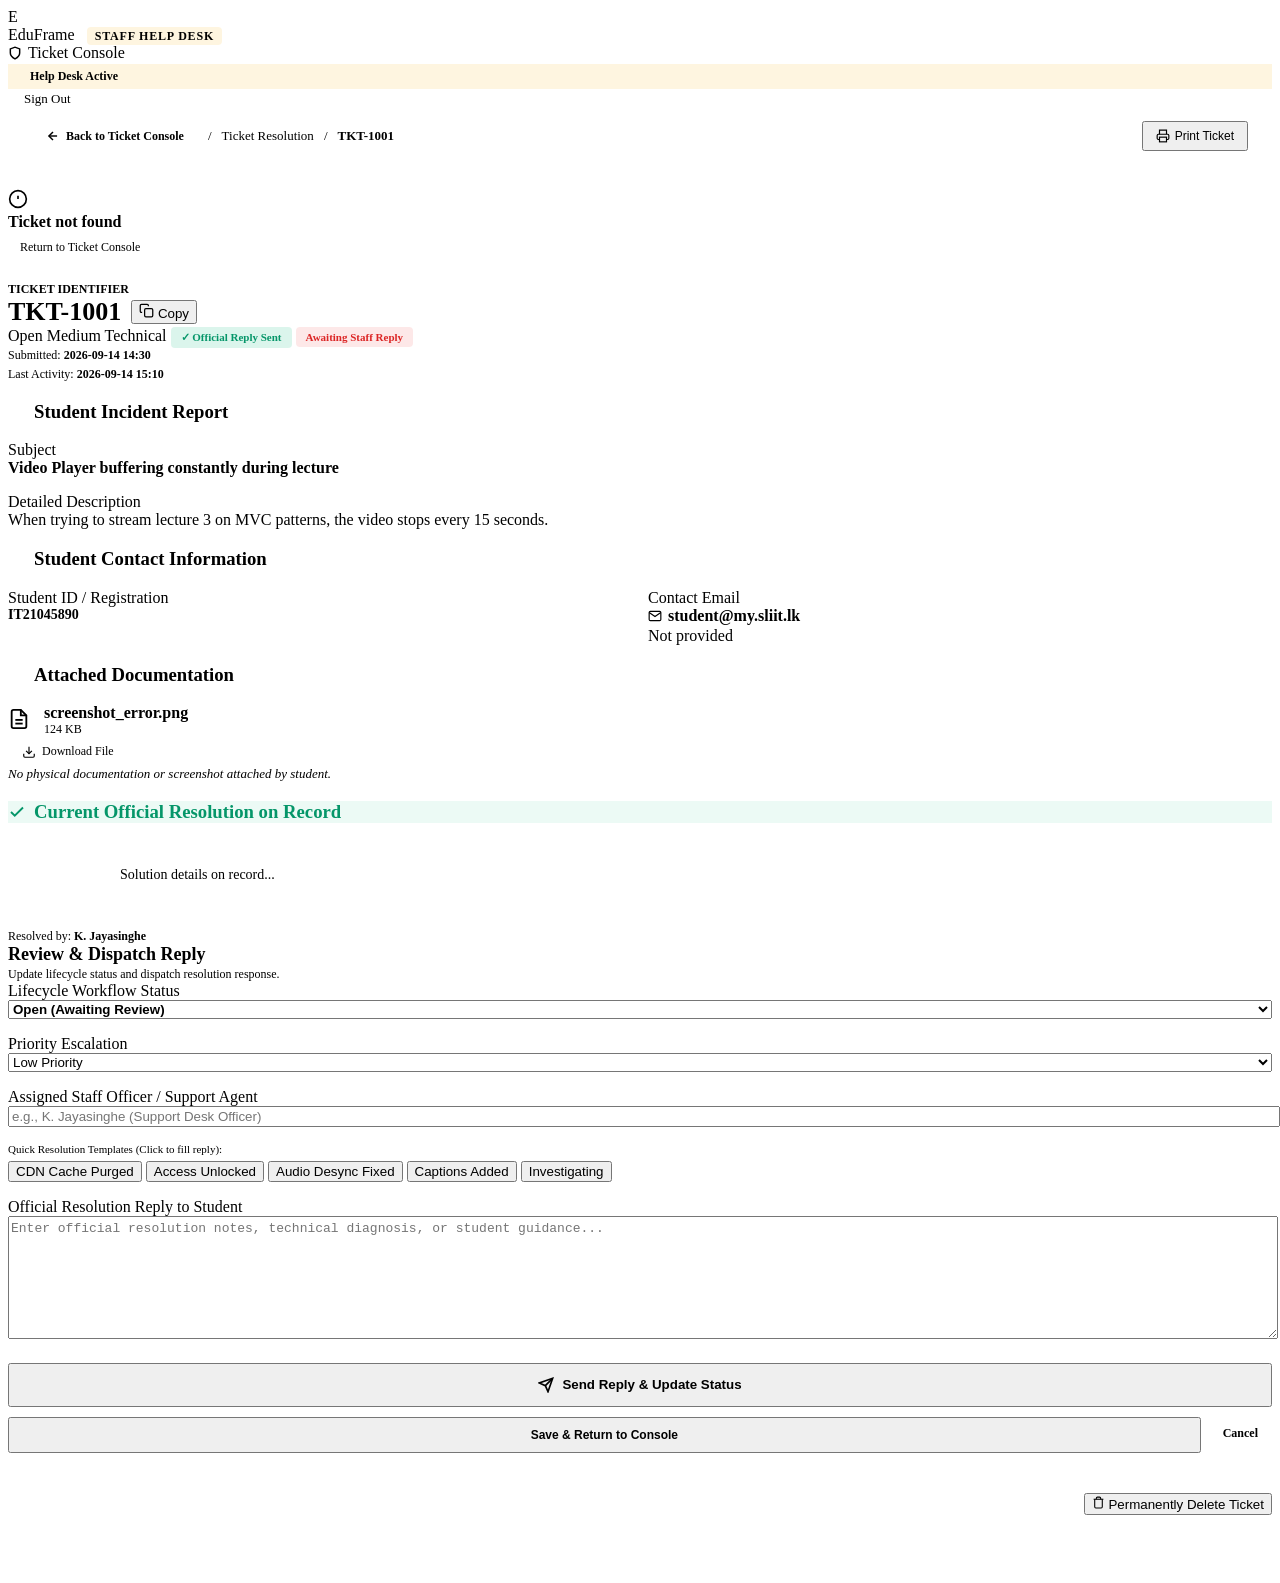
<file: src/main/resources/templates/staff-ticket-detail.html>
<!DOCTYPE html>
<html xmlns:th="http://www.thymeleaf.org">
<head th:replace="~{layout/base :: html-head('Review & Reply Ticket ' + ${ticketId})}"></head>
<body>

    <!-- 1. Standard EduFrame Staff Header -->
    <header>
        <div class="container header-container">
            <div class="logo-section">
                <a th:href="@{/staff/helpdesk}">
                    <div class="logo-symbol">E</div>
                    <div class="logo-text">Edu<span>Frame</span>
                        <span style="font-size: 12px; font-weight: 700; color: var(--color-secondary); margin-left: 8px; text-transform: uppercase; letter-spacing: 0.8px; background: rgba(242,169,0,0.12); border: 1px solid var(--color-secondary); padding: 2px 8px; border-radius: 4px;">Staff Help Desk</span>
                    </div>
                </a>
            </div>

            <!-- Staff Nav: Back to Console -->
            <nav class="nav-menu">
                <div class="nav-item">
                    <a th:href="@{/staff/helpdesk}" class="nav-link" style="color: var(--color-secondary); display: inline-flex; align-items: center; gap: 6px;">
                        <svg width="14" height="14" viewBox="0 0 24 24" fill="none" stroke="currentColor" stroke-width="2.5"><path d="M12 22s8-4 8-10V5l-8-3-8 3v7c0 6 8 10 8 10z"></path></svg>
                        Ticket Console
                    </a>
                </div>
            </nav>

            <!-- Status Indicator + Sign Out -->
            <div class="header-utils">
                <div style="display: flex; align-items: center; gap: 8px; background-color: rgba(242, 169, 0, 0.12); border: 1px solid var(--color-secondary); padding: 5px 14px; border-radius: var(--radius-full);">
                    <span class="pulse-dot"></span>
                    <span style="font-size: 12px; font-weight: 700; color: var(--color-secondary);">Help Desk Active</span>
                </div>
                <a th:href="@{/logout}" class="btn btn-outline-light" style="font-size: 13px; padding: 7px 16px;">Sign Out</a>
            </div>
        </div>
    </header>

    <!-- 2. Sub-Navigation / Breadcrumbs Bar -->
    <div class="staff-breadcrumb-bar">
        <div class="container" style="display: flex; justify-content: space-between; align-items: center; padding: 14px 24px; flex-wrap: wrap; gap: 12px;">
            <div style="display: flex; align-items: center; gap: 10px; font-size: 13px;">
                <a th:href="@{/staff/helpdesk}" class="btn btn-outline-primary" style="padding: 6px 14px; font-size: 12px; font-weight: 700; display: inline-flex; align-items: center; gap: 6px;">
                    <svg width="14" height="14" viewBox="0 0 24 24" fill="none" stroke="currentColor" stroke-width="2.5"><line x1="19" y1="12" x2="5" y2="12"></line><polyline points="12 19 5 12 12 5"></polyline></svg>
                    Back to Ticket Console
                </a>
                <span style="color: var(--color-text-muted);">/</span>
                <span style="color: var(--color-text-muted);">Ticket Resolution</span>
                <span style="color: var(--color-text-muted);">/</span>
                <strong style="color: var(--color-primary);" th:text="${ticketId}">TKT-1001</strong>
            </div>

            <div style="display: flex; align-items: center; gap: 8px;">
                <button type="button" class="btn btn-outline-dark" onclick="window.print()" style="padding: 6px 12px; font-size: 12px; display: inline-flex; align-items: center; gap: 5px;">
                    <svg width="14" height="14" viewBox="0 0 24 24" fill="none" stroke="currentColor" stroke-width="2"><polyline points="6 9 6 2 18 2 18 9"></polyline><path d="M6 18H4a2 2 0 0 1-2-2v-5a2 2 0 0 1 2-2h16a2 2 0 0 1 2 2v5a2 2 0 0 1-2 2h-2"></path><rect x="6" y="14" width="12" height="8"></rect></svg>
                    Print Ticket
                </button>
            </div>
        </div>
    </div>

    <!-- 3. Main Ticket Detail Content -->
    <main class="container" style="padding-top: 24px; padding-bottom: 60px;">

        <!-- Error Alert if ticket not found -->
        <div th:if="${errorMessage}" class="ticket-alert ticket-alert-danger" style="margin-bottom: 24px;">
            <svg width="20" height="20" viewBox="0 0 24 24" fill="none" stroke="currentColor" stroke-width="2"><circle cx="12" cy="12" r="10"></circle><line x1="12" y1="8" x2="12" y2="12"></line><line x1="12" y1="16" x2="12.01" y2="16"></line></svg>
            <div>
                <strong th:text="${errorMessage}">Ticket not found</strong>
                <div style="margin-top: 6px;">
                    <a th:href="@{/staff/helpdesk}" class="btn btn-primary" style="font-size: 12px; padding: 5px 12px;">Return to Ticket Console</a>
                </div>
            </div>
        </div>

        <div th:if="${ticket != null}">
            <!-- Top Incident Summary Banner -->
            <div class="staff-detail-banner animate-fade">
                <div class="staff-detail-header-left">
                    <div class="staff-ticket-id-badge">
                        <span style="font-size: 12px; color: var(--color-text-muted); font-weight: 600; text-transform: uppercase;">Ticket Identifier</span>
                        <div style="display: flex; align-items: center; gap: 10px;">
                            <h2 style="font-size: 26px; font-weight: 800; color: var(--color-primary); margin: 0;" id="display-ticket-id" th:text="${ticket.ticketId}">TKT-1001</h2>
                            <button type="button" class="btn-copy-ticket" onclick="copyTicketId()" title="Copy Ticket ID">
                                <svg width="15" height="15" viewBox="0 0 24 24" fill="none" stroke="currentColor" stroke-width="2"><rect x="9" y="9" width="13" height="13" rx="2" ry="2"></rect><path d="M5 15H4a2 2 0 0 1-2-2V4a2 2 0 0 1 2-2h9a2 2 0 0 1 2 2v1"></path></svg>
                                Copy
                            </button>
                        </div>
                    </div>

                    <div class="staff-banner-badges">
                        <!-- Status Badge -->
                        <span id="banner-status-badge"
                              th:class="'status-badge ' + (${#strings.toLowerCase(ticket.status) == 'resolved' ? 'status-resolved' : (#strings.toLowerCase(ticket.status) == 'in progress' ? 'status-in-progress' : (#strings.toLowerCase(ticket.status) == 'closed' ? 'status-closed' : 'status-open'))})"
                              th:text="${ticket.status}">Open</span>

                        <!-- Priority Badge -->
                        <span id="banner-priority-badge"
                              th:class="'priority-badge ' + (${#strings.toLowerCase(ticket.priority) == 'urgent' ? 'priority-urgent' : (#strings.toLowerCase(ticket.priority) == 'high' ? 'priority-high' : (#strings.toLowerCase(ticket.priority) == 'low' ? 'priority-low' : 'priority-medium'))})"
                              th:text="${ticket.priority}">Medium</span>

                        <!-- Category -->
                        <span class="category-badge" th:text="${ticket.category != null ? ticket.category : 'General Inquiry'}">Technical</span>

                        <!-- Reply Status -->
                        <span id="banner-reply-badge"
                              th:if="${ticket.adminResponse != null and !#strings.isEmpty(ticket.adminResponse)}"
                              style="display: inline-block; background-color: rgba(16, 185, 129, 0.15); color: #059669; padding: 4px 10px; border-radius: 4px; font-size: 11px; font-weight: 700;">
                            ✓ Official Reply Sent
                        </span>
                        <span id="banner-reply-needed"
                              th:unless="${ticket.adminResponse != null and !#strings.isEmpty(ticket.adminResponse)}"
                              style="display: inline-block; background-color: rgba(239, 68, 68, 0.12); color: #dc2626; padding: 4px 10px; border-radius: 4px; font-size: 11px; font-weight: 700;">
                            Awaiting Staff Reply
                        </span>
                    </div>
                </div>

                <div class="staff-detail-header-right">
                    <div style="font-size: 12px; color: var(--color-text-muted);">
                        Submitted: <strong style="color: var(--color-text);" th:text="${ticket.createdAt != null ? #temporals.format(ticket.createdAt, 'yyyy-MM-dd HH:mm') : 'N/A'}">2026-09-14 14:30</strong>
                    </div>
                    <div th:if="${ticket.updatedAt != null}" style="font-size: 12px; color: var(--color-text-muted); margin-top: 4px;">
                        Last Activity: <strong style="color: var(--color-text);" id="last-updated-text" th:text="${#temporals.format(ticket.updatedAt, 'yyyy-MM-dd HH:mm')}">2026-09-14 15:10</strong>
                    </div>
                </div>
            </div>

            <!-- Two Column Layout: Left Details, Right Staff Action Desk -->
            <div class="staff-review-grid">

                <!-- LEFT COLUMN: Student Ticket Report Details -->
                <div class="staff-review-left">

                    <!-- Issue Summary Card -->
                    <div class="staff-card animate-fade">
                        <div class="staff-card-header">
                            <h3 style="display: flex; align-items: center; gap: 8px;">
                                <svg width="18" height="18" viewBox="0 0 24 24" fill="none" stroke="var(--color-secondary)" stroke-width="2.5"><circle cx="12" cy="12" r="10"></circle><line x1="12" y1="8" x2="12" y2="12"></line><line x1="12" y1="16" x2="12.01" y2="16"></line></svg>
                                Student Incident Report
                            </h3>
                        </div>
                        <div class="staff-card-body">
                            <div style="margin-bottom: 16px;">
                                <label class="staff-field-label">Subject</label>
                                <div class="staff-field-value" style="font-size: 16px; font-weight: 700; color: var(--color-primary);" th:text="${ticket.subject}">
                                    Video Player buffering constantly during lecture
                                </div>
                            </div>

                            <div style="margin-bottom: 16px;">
                                <label class="staff-field-label">Detailed Description</label>
                                <div class="staff-field-desc" th:text="${ticket.description}">
                                    When trying to stream lecture 3 on MVC patterns, the video stops every 15 seconds.
                                </div>
                            </div>
                        </div>
                    </div>

                    <!-- Student Metadata Card -->
                    <div class="staff-card animate-fade">
                        <div class="staff-card-header">
                            <h3 style="display: flex; align-items: center; gap: 8px;">
                                <svg width="18" height="18" viewBox="0 0 24 24" fill="none" stroke="var(--color-secondary)" stroke-width="2.5"><path d="M20 21v-2a4 4 0 0 0-4-4H8a4 4 0 0 0-4 4v2"></path><circle cx="12" cy="7" r="4"></circle></svg>
                                Student Contact Information
                            </h3>
                        </div>
                        <div class="staff-card-body" style="display: grid; grid-template-columns: repeat(auto-fit, minmax(200px, 1fr)); gap: 16px;">
                            <div>
                                <label class="staff-field-label">Student ID / Registration</label>
                                <div style="font-weight: 700; color: var(--color-primary); font-size: 14px;" th:text="${ticket.studentId != null and !#strings.isEmpty(ticket.studentId) ? ticket.studentId : 'Anonymous Student'}">
                                    IT21045890
                                </div>
                            </div>
                            <div>
                                <label class="staff-field-label">Contact Email</label>
                                <div th:if="${ticket.studentEmail != null and !#strings.isEmpty(ticket.studentEmail)}">
                                    <a th:href="'mailto:' + ${ticket.studentEmail}" style="color: var(--color-secondary-hover); font-weight: 600; display: inline-flex; align-items: center; gap: 6px;">
                                        <svg width="14" height="14" viewBox="0 0 24 24" fill="none" stroke="currentColor" stroke-width="2"><path d="M4 4h16c1.1 0 2 .9 2 2v12c0 1.1-.9 2-2 2H4c-1.1 0-2-.9-2-2V6c0-1.1.9-2 2-2z"></path><polyline points="22,6 12,13 2,6"></polyline></svg>
                                        <span th:text="${ticket.studentEmail}">student@my.sliit.lk</span>
                                    </a>
                                </div>
                                <div th:unless="${ticket.studentEmail != null and !#strings.isEmpty(ticket.studentEmail)}" style="color: var(--color-text-muted);">
                                    Not provided
                                </div>
                            </div>
                        </div>
                    </div>

                    <!-- Attachment Card -->
                    <div class="staff-card animate-fade">
                        <div class="staff-card-header">
                            <h3 style="display: flex; align-items: center; gap: 8px;">
                                <svg width="18" height="18" viewBox="0 0 24 24" fill="none" stroke="var(--color-secondary)" stroke-width="2.5"><path d="M21.44 11.05l-9.19 9.19a6 6 0 0 1-8.49-8.49l9.19-9.19a4 4 0 0 1 5.66 5.66l-9.2 9.19a2 2 0 0 1-2.83-2.83l8.49-8.48"></path></svg>
                                Attached Documentation
                            </h3>
                        </div>
                        <div class="staff-card-body">
                            <div th:if="${ticket.attachmentName != null and !#strings.isEmpty(ticket.attachmentName)}" class="staff-attachment-box">
                                <div style="display: flex; align-items: center; gap: 14px; flex: 1;">
                                    <div class="attachment-icon-pill">
                                        <svg width="22" height="22" viewBox="0 0 24 24" fill="none" stroke="currentColor" stroke-width="2"><path d="M14 2H6a2 2 0 0 0-2 2v16a2 2 0 0 0 2 2h12a2 2 0 0 0 2-2V8z"></path><polyline points="14 2 14 8 20 8"></polyline><line x1="16" y1="13" x2="8" y2="13"></line><line x1="16" y1="17" x2="8" y2="17"></line></svg>
                                    </div>
                                    <div>
                                        <div style="font-weight: 700; color: var(--color-primary); word-break: break-all;" th:text="${ticket.attachmentName}">screenshot_error.png</div>
                                        <div style="font-size: 12px; color: var(--color-text-muted);" th:if="${ticket.attachmentSize != null}" th:text="${#numbers.formatDecimal(ticket.attachmentSize / 1024.0, 1, 1)} + ' KB'">124 KB</div>
                                    </div>
                                </div>
                                <div>
                                    <a th:href="@{'/api/tickets/' + ${ticket.ticketId} + '/attachment'}" download class="btn btn-primary" style="font-size: 12px; padding: 7px 14px; display: inline-flex; align-items: center; gap: 6px;">
                                        <svg width="14" height="14" viewBox="0 0 24 24" fill="none" stroke="currentColor" stroke-width="2"><path d="M21 15v4a2 2 0 0 1-2 2H5a2 2 0 0 1-2-2v-4"></path><polyline points="7 10 12 15 17 10"></polyline><line x1="12" y1="15" x2="12" y2="3"></line></svg>
                                        Download File
                                    </a>
                                </div>
                            </div>
                            <div th:unless="${ticket.attachmentName != null and !#strings.isEmpty(ticket.attachmentName)}" style="color: var(--color-text-muted); font-size: 13px; font-style: italic;">
                                No physical documentation or screenshot attached by student.
                            </div>
                        </div>
                    </div>

                    <!-- Existing / Previous Staff Response Card (if any) -->
                    <div id="existing-reply-card" th:style="${ticket.adminResponse != null and !#strings.isEmpty(ticket.adminResponse) ? 'display: block;' : 'display: none;'}" class="staff-card animate-fade">
                        <div class="staff-card-header" style="background-color: rgba(16, 185, 129, 0.08); border-bottom-color: rgba(16, 185, 129, 0.2);">
                            <h3 style="color: #059669; display: flex; align-items: center; gap: 8px;">
                                <svg width="18" height="18" viewBox="0 0 24 24" fill="none" stroke="#059669" stroke-width="2.5"><polyline points="20 6 9 17 4 12"></polyline></svg>
                                Current Official Resolution on Record
                            </h3>
                        </div>
                        <div class="staff-card-body">
                            <p id="existing-reply-text" style="font-size: 14px; color: var(--color-text); white-space: pre-wrap; line-height: 1.6; margin-bottom: 12px;" th:text="${ticket.adminResponse}">
                                Solution details on record...
                            </p>
                            <div style="font-size: 12px; color: var(--color-text-muted); border-top: 1px dashed var(--color-border); padding-top: 8px;">
                                Resolved by: <strong id="existing-assigned-text" style="color: var(--color-primary);" th:text="${ticket.assignedTo != null and !#strings.isEmpty(ticket.assignedTo) ? ticket.assignedTo : 'Help Desk Staff'}">K. Jayasinghe</strong>
                            </div>
                        </div>
                    </div>

                </div>

                <!-- RIGHT COLUMN: Resolution & Reply Action Desk -->
                <div class="staff-review-right">
                    <div class="staff-action-card animate-fade">
                        <div class="staff-action-card-header">
                            <div>
                                <h3 style="margin: 0; font-size: 18px; color: var(--color-primary); font-weight: 800;">Review & Dispatch Reply</h3>
                                <p style="font-size: 12px; color: var(--color-text-muted); margin: 2px 0 0 0;">Update lifecycle status and dispatch resolution response.</p>
                            </div>
                            <span class="pulse-dot"></span>
                        </div>

                        <div class="staff-card-body">

                            <!-- Feedback alert banner -->
                            <div id="action-alert" style="display: none; padding: 12px 16px; border-radius: var(--radius-md); font-size: 13px; margin-bottom: 18px; font-weight: 600;"></div>

                            <form id="staff-reply-form" onsubmit="handleFormSubmit(event)">

                                <!-- Workflow Status -->
                                <div class="form-group" style="margin-bottom: 16px;">
                                    <label class="staff-field-label required-field">Lifecycle Workflow Status</label>
                                    <select id="field-status" class="form-input" style="width: 100%; font-weight: 600;">
                                        <option value="Open" th:selected="${ticket.status == 'Open'}">Open (Awaiting Review)</option>
                                        <option value="In Progress" th:selected="${ticket.status == 'In Progress'}">In Progress (Under Active Investigation)</option>
                                        <option value="Resolved" th:selected="${ticket.status == 'Resolved'}">Resolved (Fix Deployed & Verified)</option>
                                        <option value="Closed" th:selected="${ticket.status == 'Closed'}">Closed (Archived & Completed)</option>
                                    </select>
                                </div>

                                <!-- Priority Level -->
                                <div class="form-group" style="margin-bottom: 16px;">
                                    <label class="staff-field-label required-field">Priority Escalation</label>
                                    <select id="field-priority" class="form-input" style="width: 100%;">
                                        <option value="Low" th:selected="${ticket.priority == 'Low'}">Low Priority</option>
                                        <option value="Medium" th:selected="${ticket.priority == 'Medium'}">Medium Priority</option>
                                        <option value="High" th:selected="${ticket.priority == 'High'}">High Priority</option>
                                        <option value="Urgent" th:selected="${ticket.priority == 'Urgent'}">Urgent Priority</option>
                                    </select>
                                </div>

                                <!-- Assigned Officer -->
                                <div class="form-group" style="margin-bottom: 16px;">
                                    <label class="staff-field-label">Assigned Staff Officer / Support Agent</label>
                                    <input type="text" id="field-assigned" class="form-input" style="width: 100%;"
                                           placeholder="e.g., K. Jayasinghe (Support Desk Officer)"
                                           th:value="${ticket.assignedTo != null ? ticket.assignedTo : 'Staff Officer'}">
                                </div>

                                <!-- Quick Templates -->
                                <div style="margin-bottom: 16px;">
                                    <label class="staff-field-label" style="font-size: 11px; color: var(--color-text-muted); display: block; margin-bottom: 6px;">
                                        Quick Resolution Templates (Click to fill reply):
                                    </label>
                                    <div class="staff-quick-templates">
                                        <button type="button" class="btn-template-chip" onclick="applyQuickTemplate('cdn')">CDN Cache Purged</button>
                                        <button type="button" class="btn-template-chip" onclick="applyQuickTemplate('access')">Access Unlocked</button>
                                        <button type="button" class="btn-template-chip" onclick="applyQuickTemplate('audio')">Audio Desync Fixed</button>
                                        <button type="button" class="btn-template-chip" onclick="applyQuickTemplate('captions')">Captions Added</button>
                                        <button type="button" class="btn-template-chip" onclick="applyQuickTemplate('investigating')">Investigating</button>
                                    </div>
                                </div>

                                <!-- Official Reply Textarea -->
                                <div class="form-group" style="margin-bottom: 20px;">
                                    <label class="staff-field-label required-field">Official Resolution Reply to Student</label>
                                    <textarea id="field-reply" rows="6" class="form-input form-textarea" style="width: 100%; font-size: 13px; line-height: 1.5;"
                                              placeholder="Enter official resolution notes, technical diagnosis, or student guidance..."
                                              th:text="${ticket.adminResponse}"></textarea>
                                </div>

                                <!-- Action Buttons -->
                                <div style="display: flex; flex-direction: column; gap: 10px;">
                                    <button type="submit" id="btn-submit-reply" class="btn btn-primary" style="padding: 12px 20px; font-weight: 700; width: 100%; display: flex; justify-content: center; align-items: center; gap: 8px;">
                                        <svg width="16" height="16" viewBox="0 0 24 24" fill="none" stroke="currentColor" stroke-width="2.5"><line x1="22" y1="2" x2="11" y2="13"></line><polygon points="22 2 15 22 11 13 2 9 22 2"></polygon></svg>
                                        <span id="btn-submit-text">Send Reply & Update Status</span>
                                    </button>

                                    <div style="display: flex; gap: 8px;">
                                        <button type="button" onclick="handleSaveAndReturn()" class="btn btn-outline-dark" style="flex: 1; padding: 9px 14px; font-size: 12px; font-weight: 600;">
                                            Save & Return to Console
                                        </button>
                                        <a th:href="@{/staff/helpdesk}" class="btn btn-outline-dark" style="padding: 9px 14px; font-size: 12px; font-weight: 600;">
                                            Cancel
                                        </a>
                                    </div>
                                </div>

                                <!-- Danger Zone: Delete Ticket -->
                                <div style="margin-top: 24px; padding-top: 16px; border-top: 1px solid var(--color-border); text-align: right;">
                                    <button type="button" onclick="handleDeleteTicket()" class="btn-delete-link">
                                        <svg width="13" height="13" viewBox="0 0 24 24" fill="none" stroke="currentColor" stroke-width="2"><polyline points="3 6 5 6 21 6"></polyline><path d="M19 6v14a2 2 0 0 1-2 2H7a2 2 0 0 1-2-2V6m3 0V4a2 2 0 0 1 2-2h4a2 2 0 0 1 2 2v2"></path></svg>
                                        Permanently Delete Ticket
                                    </button>
                                </div>

                            </form>
                        </div>
                    </div>
                </div>

            </div>
        </div>

    </main>

    <!-- Standard System Footer -->
    <div th:replace="~{layout/base :: footer}"></div>

    <!-- Interactive JS logic for Review & Reply -->
    <script th:inline="javascript">
        /*<![CDATA[*/
        const TICKET_ID = /*[[${ticketId}]]*/ 'TKT-1001';

        // Quick template loader
        function applyQuickTemplate(type) {
            const replyField = document.getElementById('field-reply');
            const statusField = document.getElementById('field-status');

            switch (type) {
                case 'cdn':
                    replyField.value = "We have purged the video CDN streaming cache for this lecture. Please refresh your player with Ctrl+F5.";
                    statusField.value = "Resolved";
                    break;
                case 'access':
                    replyField.value = "Your student module enrollment permissions have been synchronized and verified. The lecture video is now unlocked.";
                    statusField.value = "Resolved";
                    break;
                case 'audio':
                    replyField.value = "The audio and video presentation stream synchronization has been re-encoded and calibrated by our media team.";
                    statusField.value = "Resolved";
                    break;
                case 'captions':
                    replyField.value = "Closed captions and subtitle tracks have been generated and attached to this lecture recording.";
                    statusField.value = "Resolved";
                    break;
                case 'investigating':
                    replyField.value = "Our engineering team is currently investigating this playback issue with the video stream server.";
                    statusField.value = "In Progress";
                    break;
            }
            replyField.focus();
            showAlert('Quick template applied! Click "Send Reply & Update Status" to save.', 'info');
        }

        // Copy Ticket ID
        function copyTicketId() {
            navigator.clipboard.writeText(TICKET_ID).then(() => {
                showAlert('Ticket ID ' + TICKET_ID + ' copied to clipboard!', 'success');
            });
        }

        // Show feedback alert
        function showAlert(msg, type) {
            const alertBox = document.getElementById('action-alert');
            if (!alertBox) return;

            alertBox.style.display = 'block';
            alertBox.innerText = msg;

            if (type === 'success') {
                alertBox.style.backgroundColor = 'rgba(16, 185, 129, 0.15)';
                alertBox.style.color = '#059669';
                alertBox.style.border = '1px solid #10b981';
            } else if (type === 'error') {
                alertBox.style.backgroundColor = 'rgba(239, 68, 68, 0.12)';
                alertBox.style.color = '#dc2626';
                alertBox.style.border = '1px solid #ef4444';
            } else {
                alertBox.style.backgroundColor = 'rgba(242, 169, 0, 0.12)';
                alertBox.style.color = '#d19200';
                alertBox.style.border = '1px solid var(--color-secondary)';
            }

            setTimeout(() => {
                // Keep success visible if needed
            }, 5000);
        }

        // Handle Submit
        async function handleFormSubmit(event, redirectAfter = false) {
            if (event) event.preventDefault();

            const status = document.getElementById('field-status').value;
            const priority = document.getElementById('field-priority').value;
            const assignedTo = document.getElementById('field-assigned').value;
            const reply = document.getElementById('field-reply').value;

            const btn = document.getElementById('btn-submit-reply');
            const btnText = document.getElementById('btn-submit-text');

            btn.disabled = true;
            btnText.innerText = 'Saving & Sending Reply...';

            try {
                const response = await fetch(`/api/tickets/${TICKET_ID}`, {
                    method: 'PUT',
                    headers: { 'Content-Type': 'application/json' },
                    body: JSON.stringify({
                        status: status,
                        priority: priority,
                        adminResponse: reply,
                        assignedTo: assignedTo
                    })
                });

                if (response.ok) {
                    const data = await response.json();
                    showAlert('Official reply dispatched and ticket status updated successfully!', 'success');

                    // Update UI elements dynamically
                    const statusBadge = document.getElementById('banner-status-badge');
                    if (statusBadge) {
                        statusBadge.innerText = status;
                        statusBadge.className = 'status-badge status-' + status.toLowerCase().replace(' ', '-');
                    }

                    const priorityBadge = document.getElementById('banner-priority-badge');
                    if (priorityBadge) {
                        priorityBadge.innerText = priority;
                        priorityBadge.className = 'priority-badge priority-' + priority.toLowerCase();
                    }

                    // Update existing reply card
                    const existingCard = document.getElementById('existing-reply-card');
                    const existingText = document.getElementById('existing-reply-text');
                    const existingAssigned = document.getElementById('existing-assigned-text');
                    if (reply && existingCard && existingText) {
                        existingCard.style.display = 'block';
                        existingText.innerText = reply;
                        if (existingAssigned) existingAssigned.innerText = assignedTo || 'Staff Officer';
                    }

                    // Update banner reply status badge
                    const replyNeeded = document.getElementById('banner-reply-needed');
                    if (reply && replyNeeded) {
                        replyNeeded.outerHTML = '<span id="banner-reply-badge" style="display: inline-block; background-color: rgba(16, 185, 129, 0.15); color: #059669; padding: 4px 10px; border-radius: 4px; font-size: 11px; font-weight: 700;">✓ Official Reply Sent</span>';
                    }

                    const updatedText = document.getElementById('last-updated-text');
                    if (updatedText) {
                        const now = new Date();
                        updatedText.innerText = now.toISOString().slice(0, 16).replace('T', ' ');
                    }

                    if (redirectAfter) {
                        setTimeout(() => {
                            window.location.href = '/staff/helpdesk';
                        }, 800);
                    }
                } else {
                    const err = await response.json();
                    showAlert(err.message || 'Failed to update ticket.', 'error');
                }
            } catch (err) {
                showAlert('Network error communicating with server.', 'error');
            } finally {
                btn.disabled = false;
                btnText.innerText = 'Send Reply & Update Status';
            }
        }

        function handleSaveAndReturn() {
            handleFormSubmit(null, true);
        }

        // Delete Ticket
        async function handleDeleteTicket() {
            if (!confirm(`Are you sure you want to permanently delete ticket ${TICKET_ID}? This action cannot be undone.`)) {
                return;
            }

            try {
                const response = await fetch(`/api/tickets/${TICKET_ID}`, {
                    method: 'DELETE'
                });

                if (response.ok) {
                    alert(`Ticket ${TICKET_ID} has been successfully deleted.`);
                    window.location.href = '/staff/helpdesk';
                } else {
                    alert('Failed to delete ticket.');
                }
            } catch (e) {
                alert('Network error while deleting ticket.');
            }
        }
        /*]]>*/
    </script>

</body>
</html>
</file>
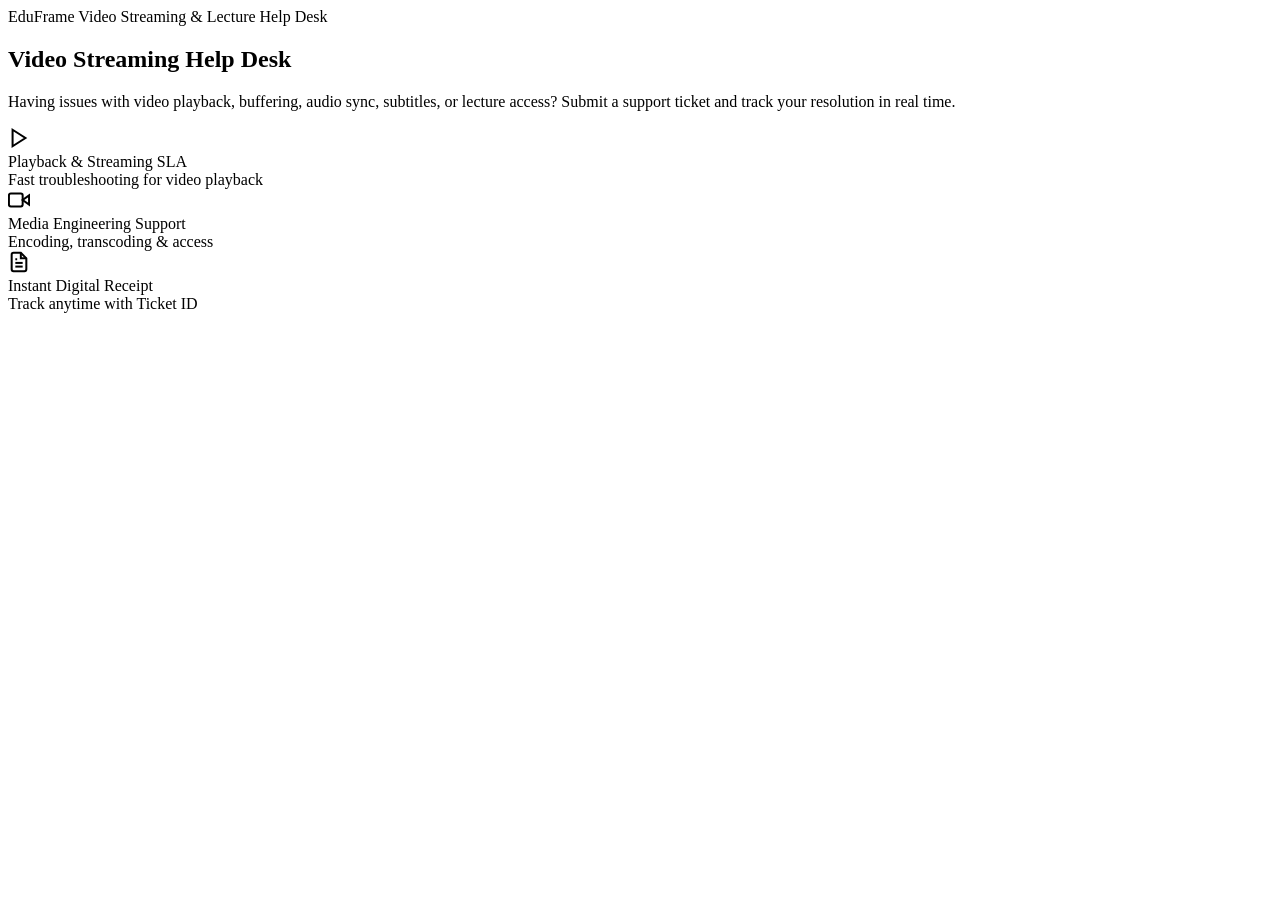
<file: src/main/resources/templates/support.html>
<!DOCTYPE html>
<html xmlns:th="http://www.thymeleaf.org">
<head th:replace="~{layout/base :: html-head('Help & Support Desk')}"></head>
<body>

    <!-- 1. SLIIT Styled Nav Header -->
    <div th:replace="~{layout/base :: header('support')}"></div>

    <!-- 2. Support Portal Hero Header -->
    <section class="support-hero-section">
        <div class="container">
            <div class="support-hero-content animate-fade">
                <div class="support-hero-badge">
                    <span class="pulse-dot"></span>
                    <span>EduFrame Video Streaming & Lecture Help Desk</span>
                </div>
                <h1>Video Streaming <span>Help Desk</span></h1>
                <p class="support-hero-description">
                    Having issues with video playback, buffering, audio sync, subtitles, or lecture access? Submit a support ticket and track your resolution in real time.
                </p>

                <!-- Quick Highlights Row -->
                <div class="support-highlights-grid">
                    <div class="support-highlight-item">
                        <div class="highlight-icon">
                            <svg width="22" height="22" viewBox="0 0 24 24" fill="none" stroke="currentColor" stroke-width="2.2"><polygon points="5 3 19 12 5 21 5 3"></polygon></svg>
                        </div>
                        <div>
                            <div class="highlight-title">Playback & Streaming SLA</div>
                            <div class="highlight-sub">Fast troubleshooting for video playback</div>
                        </div>
                    </div>
                    <div class="support-highlight-item">
                        <div class="highlight-icon">
                            <svg width="22" height="22" viewBox="0 0 24 24" fill="none" stroke="currentColor" stroke-width="2.2"><path d="M23 7l-7 5 7 5V7z"></path><rect x="1" y="5" width="15" height="14" rx="2" ry="2"></rect></svg>
                        </div>
                        <div>
                            <div class="highlight-title">Media Engineering Support</div>
                            <div class="highlight-sub">Encoding, transcoding & access</div>
                        </div>
                    </div>
                    <div class="support-highlight-item">
                        <div class="highlight-icon">
                            <svg width="22" height="22" viewBox="0 0 24 24" fill="none" stroke="currentColor" stroke-width="2.2"><path d="M14 2H6a2 2 0 0 0-2 2v16a2 2 0 0 0 2 2h12a2 2 0 0 0 2-2V8z"></path><polyline points="14 2 14 8 20 8"></polyline><line x1="16" y1="13" x2="8" y2="13"></line><line x1="16" y1="17" x2="8" y2="17"></line><polyline points="10 9 9 9 8 9"></polyline></svg>
                        </div>
                        <div>
                            <div class="highlight-title">Instant Digital Receipt</div>
                            <div class="highlight-sub">Track anytime with Ticket ID</div>
                        </div>
                    </div>
                </div>
            </div>
        </div>
    </section>

    <!-- 3. Main Support Component Mounting Section -->
    <main class="container support-main-container">
        <div class="support-wrapper">
            <!-- React Support Ticket Component Mounting Target -->
            <div id="support-ticket-root"></div>
        </div>
    </main>

    <!-- 4. Footer -->
    <div th:replace="~{layout/base :: footer}"></div>
    
    <!-- 5. Scripts -->
    <div th:replace="~{layout/base :: scripts}"></div>

</body>
</html>
</file>
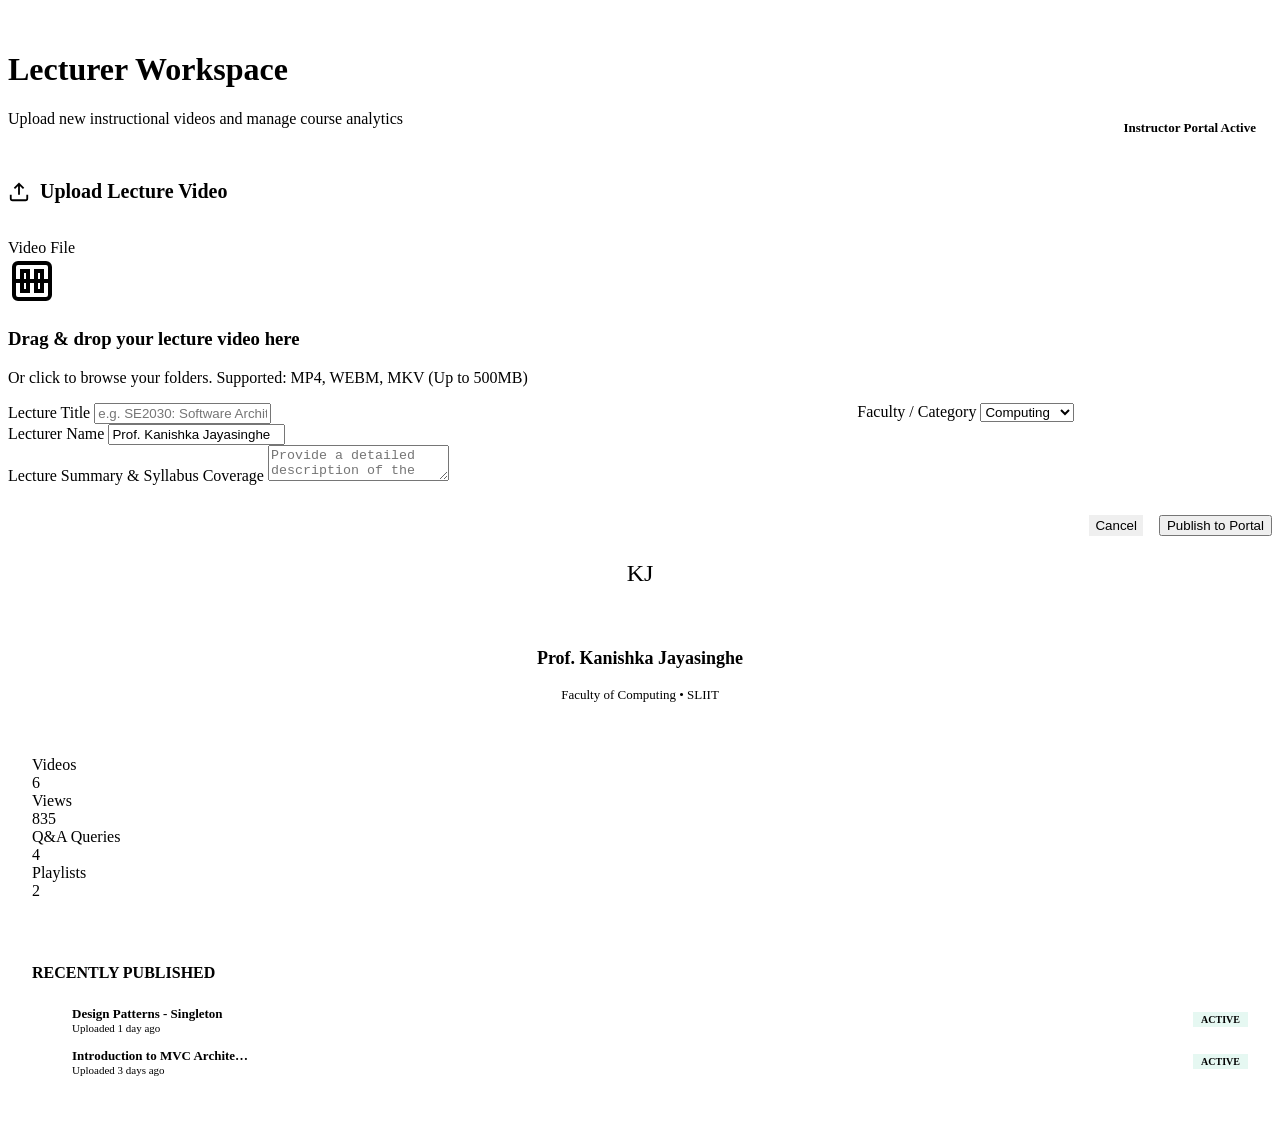
<file: src/main/resources/templates/upload.html>
<!DOCTYPE html>
<html xmlns:th="http://www.thymeleaf.org">
<head th:replace="~{layout/base :: html-head('Lecturer Workspace')}"></head>
<body>

    <!-- Nav Header -->
    <div th:replace="~{layout/base :: header('upload')}"></div>

    <div class="container">
        <!-- Dashboard Header -->
        <div style="margin-top: 30px; border-bottom: 1px solid var(--color-border); padding-bottom: 20px; display: flex; justify-content: space-between; align-items: flex-end;">
            <div>
                <h1 style="font-size: 32px;">Lecturer Workspace</h1>
                <p class="video-desc" style="margin-top: 4px;">Upload new instructional videos and manage course analytics</p>
            </div>
            
            <div style="background-color: var(--color-bg-card); padding: 8px 16px; border-radius: var(--radius-md); border: 1px solid var(--color-border); display: flex; align-items: center; gap: 8px;">
                <span style="width: 10px; height: 10px; border-radius: var(--radius-full); background-color: var(--color-success);"></span>
                <span style="font-size: 13px; font-weight: 600; color: var(--color-primary);">Instructor Portal Active</span>
            </div>
        </div>

        <div class="upload-grid">
            <!-- Left Upload Console -->
            <main>
                <div class="card animate-fade">
                    <h2 style="font-size: 20px; margin-bottom: 24px; border-bottom: 1px solid var(--color-border); padding-bottom: 12px; display: flex; align-items: center; gap: 10px;">
                        <svg width="22" height="22" viewBox="0 0 24 24" fill="none" stroke="currentColor" stroke-width="2"><path d="M21 15v4a2 2 0 0 1-2 2H5a2 2 0 0 1-2-2v-4M17 8l-5-5-5 5M12 3v12"/></svg>
                        Upload Lecture Video
                    </h2>
                    
                    <form id="uploadForm">
                        <!-- Video File Dropzone -->
                        <div class="form-group">
                            <label>Video File</label>
                            <div class="dropzone" id="uploadDropzone">
                                <div class="dropzone-icon">
                                    <svg width="48" height="48" viewBox="0 0 24 24" fill="none" stroke="currentColor" stroke-width="2"><rect x="3" y="3" width="18" height="18" rx="2" ry="2"/><rect x="7" y="7" width="3" height="10"/><rect x="14" y="7" width="3" height="10"/><path d="M3 12h18"/></svg>
                                </div>
                                <h3>Drag & drop your lecture video here</h3>
                                <p>Or click to browse your folders. Supported: MP4, WEBM, MKV (Up to 500MB)</p>
                                <input type="file" id="videoFile" accept="video/*" style="display: none;">
                            </div>
                        </div>

                        <!-- Progress Bar (Initially Hidden) -->
                        <div id="uploadProgressWrapper" style="display: none; background-color: var(--color-bg); padding: 20px; border-radius: var(--radius-md); border: 1px solid var(--color-border); margin-bottom: 20px;">
                            <div style="display: flex; justify-content: space-between; font-size: 13px; font-weight: 600; color: var(--color-primary); margin-bottom: 8px;">
                                <span>Uploading Lecture File...</span>
                                <span id="uploadProgressPercent">0%</span>
                            </div>
                            <div style="background-color: var(--color-border); height: 8px; border-radius: var(--radius-full); overflow: hidden;">
                                <div id="uploadProgressBar" style="background-color: var(--color-secondary); width: 0%; height: 100%; transition: width 0.15s ease;"></div>
                            </div>
                        </div>

                        <!-- Metadata Fields -->
                        <div style="display: grid; grid-template-columns: 2fr 1fr; gap: 20px;">
                            <div class="form-group">
                                <label for="title">Lecture Title</label>
                                <input type="text" id="title" class="form-control" placeholder="e.g. SE2030: Software Architecture Lecture 1" required>
                            </div>
                            
                            <div class="form-group">
                                <label for="category">Faculty / Category</label>
                                <select id="category" class="form-control" style="cursor: pointer;">
                                    <option value="Computing">Computing</option>
                                    <option value="Engineering">Engineering</option>
                                    <option value="Business">Business</option>
                                </select>
                            </div>
                        </div>

                        <div class="form-group">
                            <label for="lecturer">Lecturer Name</label>
                            <input type="text" id="lecturer" class="form-control" value="Prof. Kanishka Jayasinghe" required>
                        </div>

                        <div class="form-group">
                            <label for="description">Lecture Summary & Syllabus Coverage</label>
                            <textarea id="description" class="form-control" placeholder="Provide a detailed description of the lecture. Include keywords, concepts covered, and references so students can search for it easily." required></textarea>
                        </div>

                        <div style="display: flex; justify-content: flex-end; gap: 16px; margin-top: 30px;">
                            <button type="reset" class="btn btn-outline-primary" style="border: none;">Cancel</button>
                            <button type="submit" class="btn btn-primary">Publish to Portal</button>
                        </div>
                    </form>
                </div>
            </main>

            <!-- Right Analytics Sidebar -->
            <aside class="animate-fade" style="animation-delay: 0.1s;">
                <!-- Profile Summary Card -->
                <div class="card" style="padding: 24px;">
                    <div style="text-align: center; border-bottom: 1px solid var(--color-border); padding-bottom: 20px; margin-bottom: 20px;">
                        <div class="avatar" style="width: 70px; height: 70px; font-size: 24px; margin: 0 auto 16px auto; background-color: var(--color-primary); color: var(--color-secondary);">KJ</div>
                        <h3 style="font-size: 18px;">Prof. Kanishka Jayasinghe</h3>
                        <p class="video-desc" style="font-size: 13px; margin-top: 4px;">Faculty of Computing &bull; SLIIT</p>
                    </div>
                    
                    <div class="analytics-grid">
                        <div class="analytic-card">
                            <div class="analytic-label">Videos</div>
                            <div class="analytic-val">6</div>
                        </div>
                        <div class="analytic-card">
                            <div class="analytic-label">Views</div>
                            <div class="analytic-val">835</div>
                        </div>
                    </div>
                    
                    <div class="analytics-grid" style="margin-bottom: 0;">
                        <div class="analytic-card" style="border-color: var(--color-accent);">
                            <div class="analytic-label">Q&A Queries</div>
                            <div class="analytic-val">4</div>
                        </div>
                        <div class="analytic-card" style="border-color: var(--color-success);">
                            <div class="analytic-label">Playlists</div>
                            <div class="analytic-val">2</div>
                        </div>
                    </div>
                </div>

                <!-- Your Uploads list -->
                <div class="card" style="padding: 24px;">
                    <h3 style="font-size: 16px; margin-bottom: 16px; border-bottom: 2px solid var(--color-border); padding-bottom: 8px; text-transform: uppercase;">Recently Published</h3>
                    <ul style="display: flex; flex-direction: column; gap: 14px;">
                        <li style="display: flex; justify-content: space-between; align-items: center; font-size: 13px;">
                            <div>
                                <div style="font-weight: 600; color: var(--color-primary); white-space: nowrap; overflow: hidden; text-overflow: ellipsis; max-width: 180px;">Design Patterns - Singleton</div>
                                <div style="color: var(--color-text-muted); font-size: 11px;">Uploaded 1 day ago</div>
                            </div>
                            <span style="background-color: rgba(16, 185, 129, 0.1); color: var(--color-success); padding: 2px 8px; border-radius: var(--radius-sm); font-size: 10px; font-weight: 700;">ACTIVE</span>
                        </li>
                        <li style="display: flex; justify-content: space-between; align-items: center; font-size: 13px;">
                            <div>
                                <div style="font-weight: 600; color: var(--color-primary); white-space: nowrap; overflow: hidden; text-overflow: ellipsis; max-width: 180px;">Introduction to MVC Architecture</div>
                                <div style="color: var(--color-text-muted); font-size: 11px;">Uploaded 3 days ago</div>
                            </div>
                            <span style="background-color: rgba(16, 185, 129, 0.1); color: var(--color-success); padding: 2px 8px; border-radius: var(--radius-sm); font-size: 10px; font-weight: 700;">ACTIVE</span>
                        </li>
                    </ul>
                </div>
            </aside>
        </div>
    </div>

    <!-- Footer -->
    <div th:replace="~{layout/base :: footer}"></div>
    
    <!-- Scripts -->
    <div th:replace="~{layout/base :: scripts}"></div>

</body>
</html>
</file>
